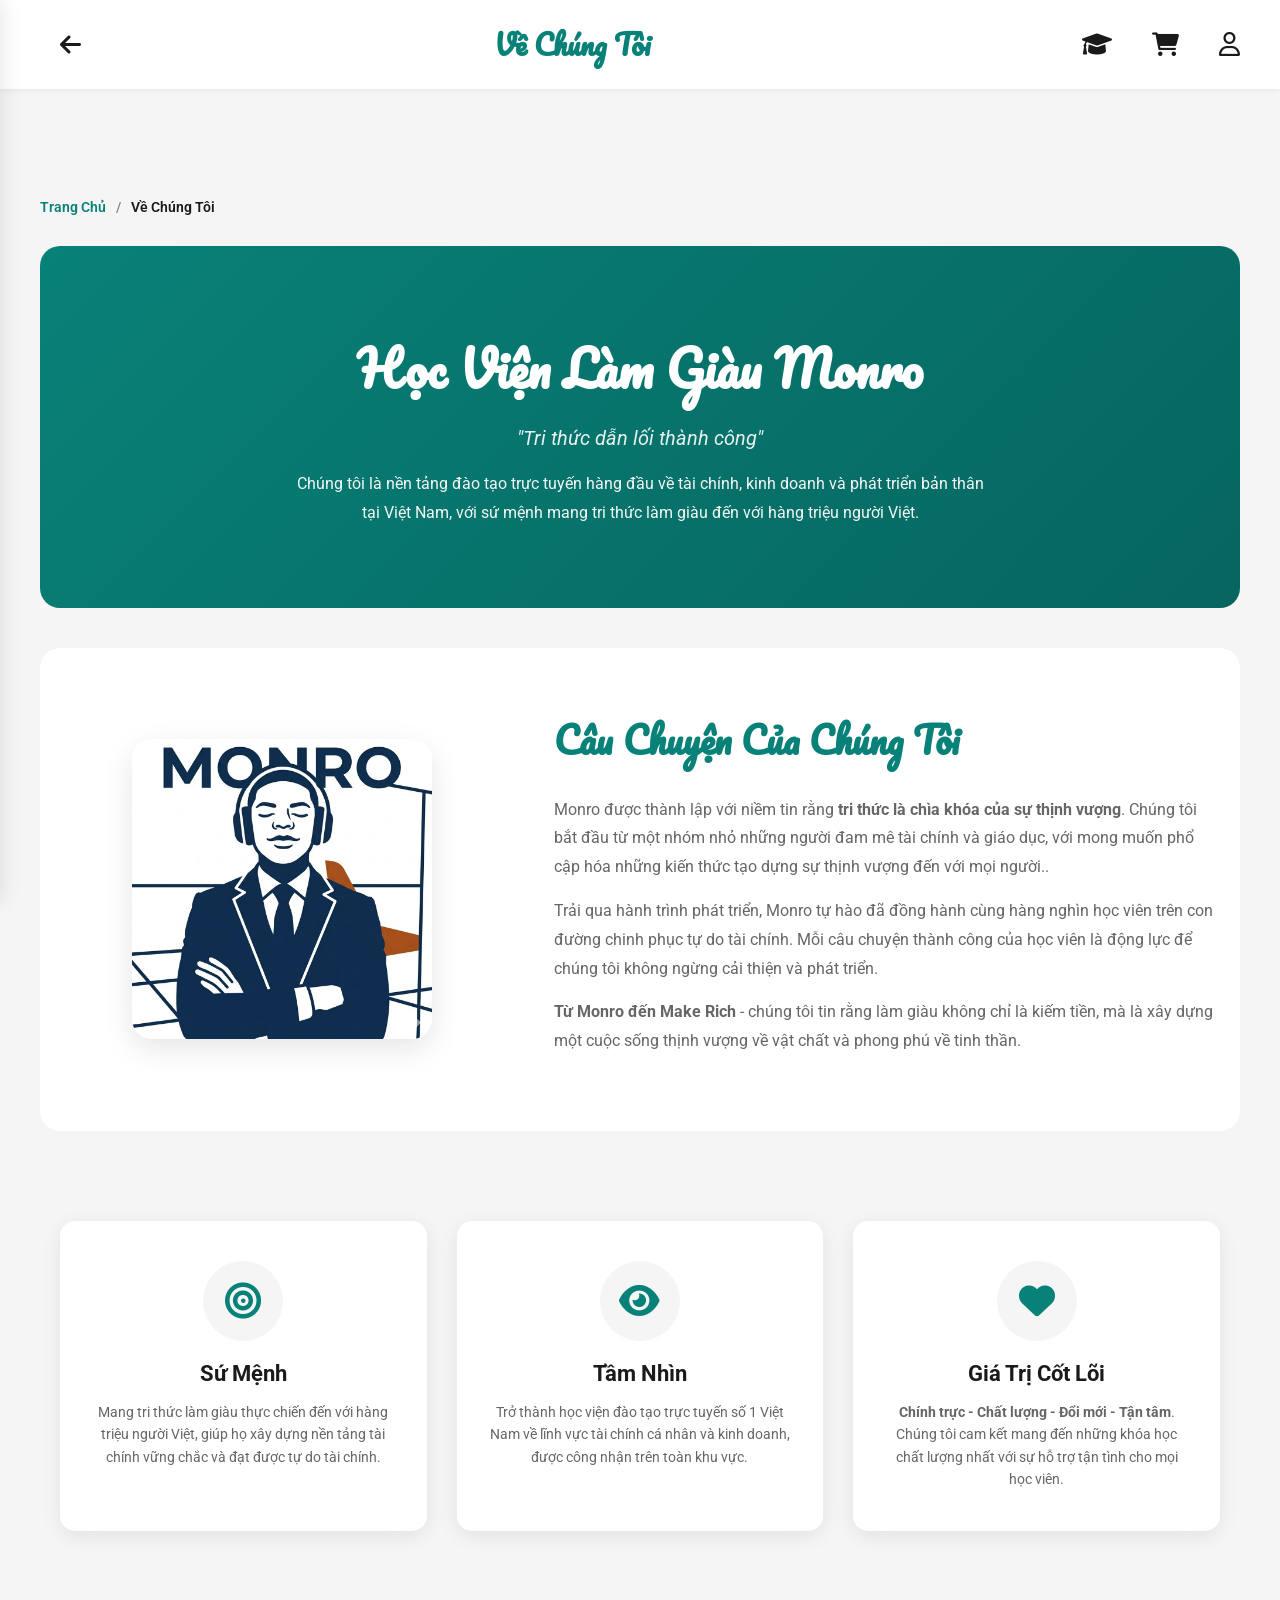
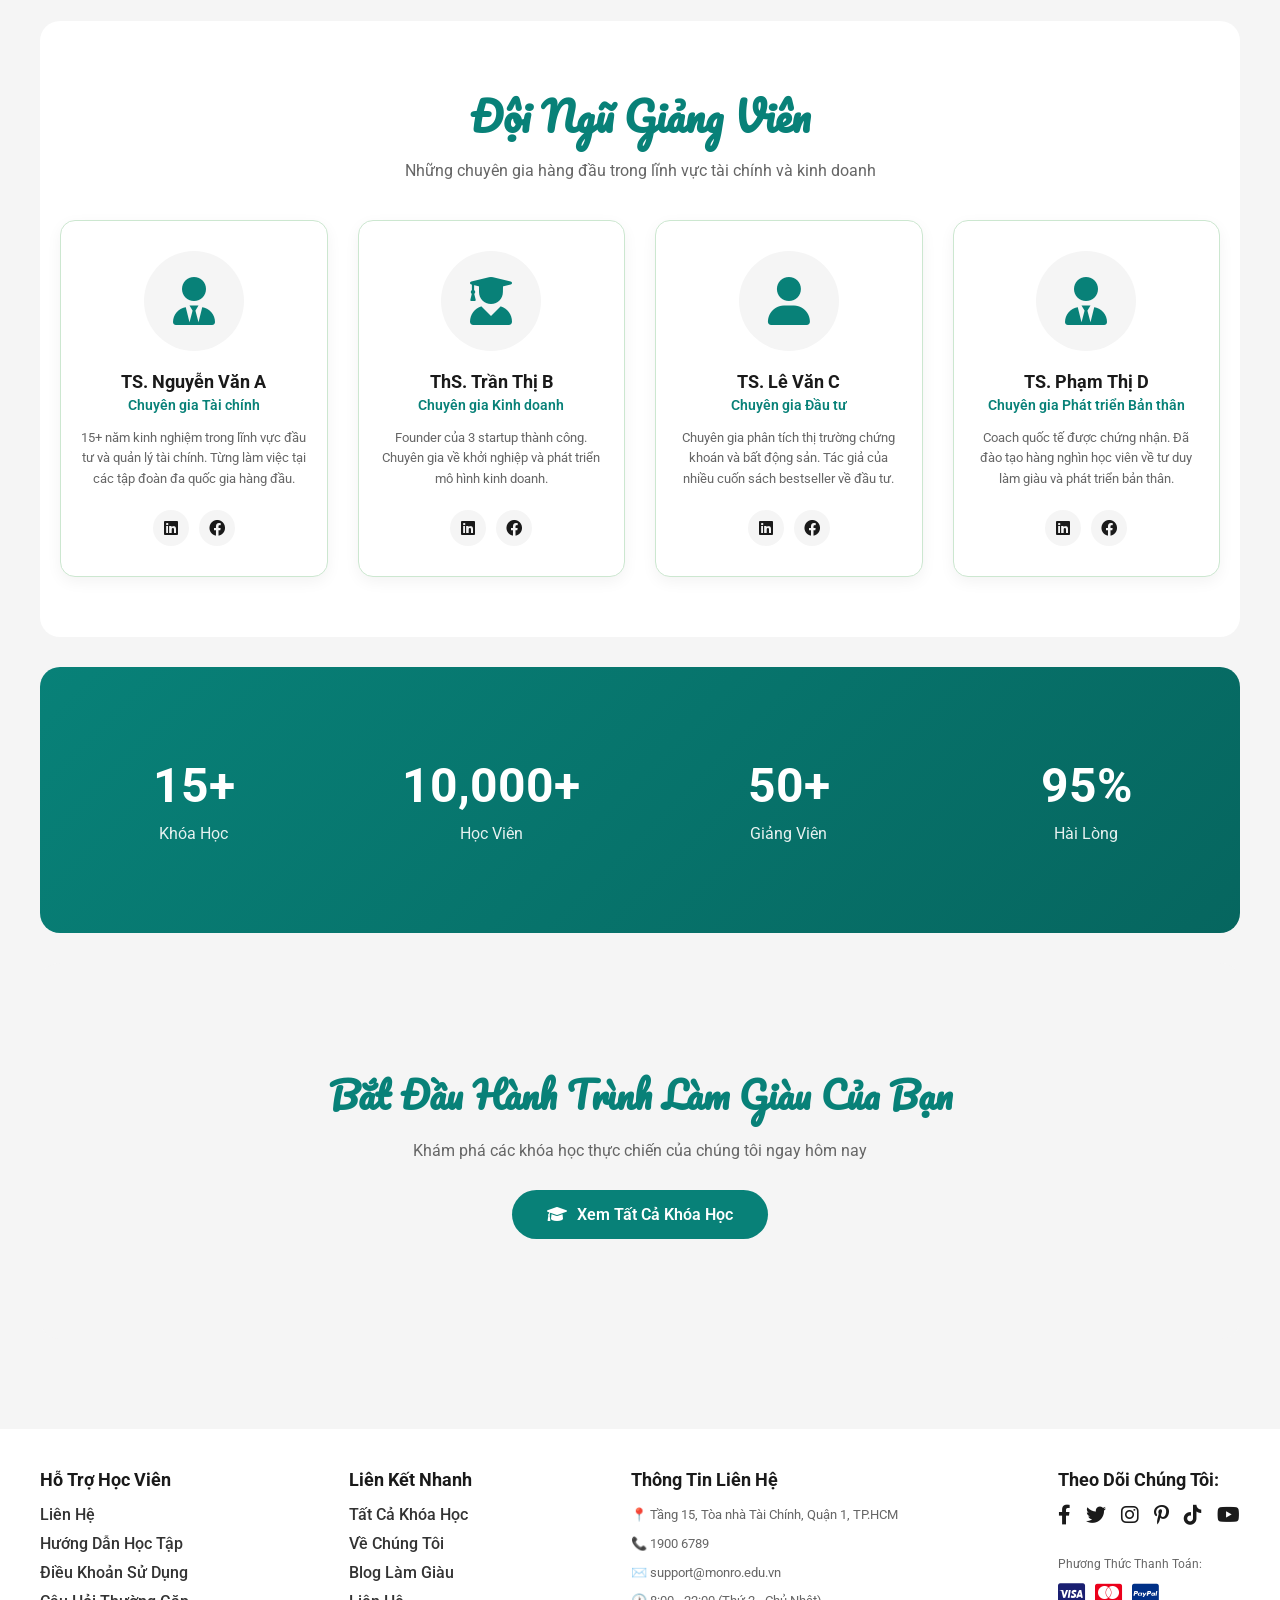
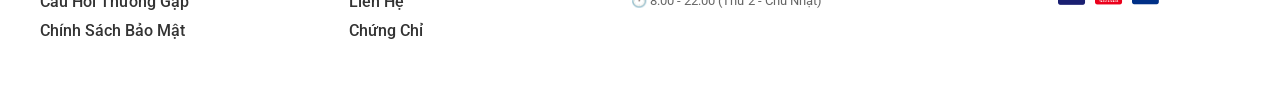
<file: about.html>
<!DOCTYPE html>
<html lang="vi">
<head>
    <meta charset="UTF-8">
    <meta name="viewport" content="width=device-width, initial-scale=1.0">
    <title>Về Chúng Tôi - Monro Học Viện Làm Giàu</title>
    <link rel="stylesheet" href="style.css">
    <link rel="stylesheet" href="https://cdnjs.cloudflare.com/ajax/libs/font-awesome/6.0.0/css/all.min.css">
    <link href="https://fonts.googleapis.com/css2?family=Pacifico&family=Spartan:wght@400;600;700&display=swap" rel="stylesheet">
</head>
<body>

    <!-- Header -->
    <header id="main-header">
        <div class="header-left">
            <a href="index.html"><i class="fa-solid fa-arrow-left"></i></a>
        </div>
        <div class="header-center">
            <h2>Về Chúng Tôi</h2>
        </div>
        <div class="header-right">
            <a href="shop.html"><i class="fa-solid fa-graduation-cap" title="Khóa Học"></i></a>
            <a href="cart.html" title="Cart">
                <i class="fa-solid fa-cart-shopping"></i>
                <span id="cart-count">0</span>
            </a>
            <a href="account.html"><i class="fa-regular fa-user"></i></a>
        </div>
    </header>

    <!-- Mobile Menu -->
    <div class="menu-overlay" id="menu-overlay"></div>
    <div class="mobile-menu" id="mobile-menu">
        <div class="mobile-menu-header">
            <h3>Monro</h3>
            <button class="close-menu" id="close-menu">
                <i class="fa-solid fa-times"></i>
            </button>
        </div>
        <nav class="mobile-menu-nav">
            <a href="index.html">
                <i class="fa-solid fa-house"></i>
                <span>Trang Chủ</span>
            </a>
            <a href="shop.html">
                <i class="fa-solid fa-graduation-cap"></i>
                <span>Khóa Học</span>
            </a>
            <a href="cart.html">
                <i class="fa-solid fa-cart-shopping"></i>
                <span>Giỏ Hàng</span>
            </a>
            <div class="menu-divider"></div>
            <a href="account.html">
                <i class="fa-solid fa-user"></i>
                <span>Tài Khoản</span>
            </a>
            <a href="#">
                <i class="fa-solid fa-book-open"></i>
                <span>Khóa Học Của Tôi</span>
            </a>
            <a href="#">
                <i class="fa-solid fa-certificate"></i>
                <span>Chứng Chỉ</span>
            </a>
            <div class="menu-divider"></div>
            <a href="#">
                <i class="fa-solid fa-circle-question"></i>
                <span>Trợ Giúp</span>
            </a>
        </nav>
        <div class="mobile-menu-footer">
            <p>© 2026 Monro. All rights reserved.</p>
            <div class="mobile-menu-social">
                <a href="#"><i class="fab fa-facebook-f"></i></a>
                <a href="#"><i class="fab fa-instagram"></i></a>
                <a href="#"><i class="fab fa-youtube"></i></a>
            </div>
        </div>
    </div>

    <!-- About Hero Section -->
    <main class="about-page">
        <nav class="breadcrumb">
            <a href="index.html">Trang Chủ</a> / <span>Về Chúng Tôi</span>
        </nav>

        <!-- Hero Section -->
        <section class="about-hero">
            <div class="about-hero-content">
                <h1>Học Viện Làm Giàu Monro</h1>
                <p class="hero-slogan">"Tri thức dẫn lối thành công"</p>
                <p class="hero-description">
                    Chúng tôi là nền tảng đào tạo trực tuyến hàng đầu về tài chính, kinh doanh 
                    và phát triển bản thân tại Việt Nam, với sứ mệnh mang tri thức làm giàu 
                    đến với hàng triệu người Việt.
                </p>
            </div>
        </section>

        <!-- Our Story Section -->
        <section class="about-section our-story">
            <div class="container">
                <div class="story-grid">
                    <div class="story-image">
                        <img src="src/logo/shop-logo.png" alt="Monro Logo">
                    </div>
                    <div class="story-content">
                        <h2>Câu Chuyện Của Chúng Tôi</h2>
                        <p>
                            Monro được thành lập với niềm tin rằng <strong>tri thức là chìa khóa của sự thịnh vượng</strong>. 
                            Chúng tôi bắt đầu từ một nhóm nhỏ những người đam mê tài chính và giáo dục, 
                            với mong muốn phổ cập hóa những kiến thức tạo dựng sự thịnh vượng đến với mọi người..
                        </p>
                        <p>
                            Trải qua hành trình phát triển, Monro tự hào đã đồng hành cùng hàng nghìn học viên 
                            trên con đường chinh phục tự do tài chính. Mỗi câu chuyện thành công của học viên 
                            là động lực để chúng tôi không ngừng cải thiện và phát triển.
                        </p>
                        <p>
                            <strong>Từ Monro đến Make Rich</strong> - chúng tôi tin rằng làm giàu không chỉ là 
                            kiếm tiền, mà là xây dựng một cuộc sống thịnh vượng về vật chất và phong phú về tinh thần.
                        </p>
                    </div>
                </div>
            </div>
        </section>

        <!-- Mission & Vision Section -->
        <section class="about-section mission-vision">
            <div class="container">
                <div class="mv-grid">
                    <div class="mv-card">
                        <div class="mv-icon">
                            <i class="fa-solid fa-bullseye"></i>
                        </div>
                        <h3>Sứ Mệnh</h3>
                        <p>
                            Mang tri thức làm giàu thực chiến đến với hàng triệu người Việt, 
                            giúp họ xây dựng nền tảng tài chính vững chắc và đạt được tự do tài chính.
                        </p>
                    </div>
                    <div class="mv-card">
                        <div class="mv-icon">
                            <i class="fa-solid fa-eye"></i>
                        </div>
                        <h3>Tầm Nhìn</h3>
                        <p>
                            Trở thành học viện đào tạo trực tuyến số 1 Việt Nam về lĩnh vực 
                            tài chính cá nhân và kinh doanh, được công nhận trên toàn khu vực.
                        </p>
                    </div>
                    <div class="mv-card">
                        <div class="mv-icon">
                            <i class="fa-solid fa-heart"></i>
                        </div>
                        <h3>Giá Trị Cốt Lõi</h3>
                        <p>
                            <strong>Chính trực - Chất lượng - Đổi mới - Tận tâm</strong>. 
                            Chúng tôi cam kết mang đến những khóa học chất lượng nhất với 
                            sự hỗ trợ tận tình cho mọi học viên.
                        </p>
                    </div>
                </div>
            </div>
        </section>

        <!-- Instructors Section -->
        <section class="about-section instructors">
            <div class="container">
                <h2 class="section-title-centered">Đội Ngũ Giảng Viên</h2>
                <p class="section-subtitle-centered">Những chuyên gia hàng đầu trong lĩnh vực tài chính và kinh doanh</p>
                
                <div class="instructors-grid">
                    <div class="instructor-card">
                        <div class="instructor-img">
                            <i class="fa-solid fa-user-tie"></i>
                        </div>
                        <h4>TS. Nguyễn Văn A</h4>
                        <p class="instructor-role">Chuyên gia Tài chính</p>
                        <p class="instructor-bio">
                            15+ năm kinh nghiệm trong lĩnh vực đầu tư và quản lý tài chính. 
                            Từng làm việc tại các tập đoàn đa quốc gia hàng đầu.
                        </p>
                        <div class="instructor-social">
                            <a href="#"><i class="fab fa-linkedin"></i></a>
                            <a href="#"><i class="fab fa-facebook"></i></a>
                        </div>
                    </div>

                    <div class="instructor-card">
                        <div class="instructor-img">
                            <i class="fa-solid fa-user-graduate"></i>
                        </div>
                        <h4>ThS. Trần Thị B</h4>
                        <p class="instructor-role">Chuyên gia Kinh doanh</p>
                        <p class="instructor-bio">
                            Founder của 3 startup thành công. Chuyên gia về khởi nghiệp 
                            và phát triển mô hình kinh doanh.
                        </p>
                        <div class="instructor-social">
                            <a href="#"><i class="fab fa-linkedin"></i></a>
                            <a href="#"><i class="fab fa-facebook"></i></a>
                        </div>
                    </div>

                    <div class="instructor-card">
                        <div class="instructor-img">
                            <i class="fa-solid fa-user"></i>
                        </div>
                        <h4>TS. Lê Văn C</h4>
                        <p class="instructor-role">Chuyên gia Đầu tư</p>
                        <p class="instructor-bio">
                            Chuyên gia phân tích thị trường chứng khoán và bất động sản. 
                            Tác giả của nhiều cuốn sách bestseller về đầu tư.
                        </p>
                        <div class="instructor-social">
                            <a href="#"><i class="fab fa-linkedin"></i></a>
                            <a href="#"><i class="fab fa-facebook"></i></a>
                        </div>
                    </div>

                    <div class="instructor-card">
                        <div class="instructor-img">
                            <i class="fa-solid fa-user-tie"></i>
                        </div>
                        <h4>TS. Phạm Thị D</h4>
                        <p class="instructor-role">Chuyên gia Phát triển Bản thân</p>
                        <p class="instructor-bio">
                            Coach quốc tế được chứng nhận. Đã đào tạo hàng nghìn học viên 
                            về tư duy làm giàu và phát triển bản thân.
                        </p>
                        <div class="instructor-social">
                            <a href="#"><i class="fab fa-linkedin"></i></a>
                            <a href="#"><i class="fab fa-facebook"></i></a>
                        </div>
                    </div>
                </div>
            </div>
        </section>

        <!-- Stats Section -->
        <section class="about-section stats">
            <div class="container">
                <div class="stats-grid">
                    <div class="stat-card">
                        <div class="stat-number">15+</div>
                        <div class="stat-label">Khóa Học</div>
                    </div>
                    <div class="stat-card">
                        <div class="stat-number">10,000+</div>
                        <div class="stat-label">Học Viên</div>
                    </div>
                    <div class="stat-card">
                        <div class="stat-number">50+</div>
                        <div class="stat-label">Giảng Viên</div>
                    </div>
                    <div class="stat-card">
                        <div class="stat-number">95%</div>
                        <div class="stat-label">Hài Lòng</div>
                    </div>
                </div>
            </div>
        </section>

        <!-- CTA Section -->
        <section class="about-section cta">
            <div class="container">
                <div class="cta-content">
                    <h2>Bắt Đầu Hành Trình Làm Giàu Của Bạn</h2>
                    <p>Khám phá các khóa học thực chiến của chúng tôi ngay hôm nay</p>
                    <a href="shop.html" class="cta-btn">
                        <i class="fa-solid fa-graduation-cap"></i>
                        Xem Tất Cả Khóa Học
                    </a>
                </div>
            </div>
        </section>
    </main>

    <!-- Footer -->
    <footer class="sketch-footer">
        <div class="col">
            <h4>Hỗ Trợ Học Viên</h4>
            <a href="mailto:support@monro.edu.vn">Liên Hệ</a>
            <a href="#">Hướng Dẫn Học Tập</a>
            <a href="#">Điều Khoản Sử Dụng</a>
            <a href="#">Câu Hỏi Thường Gặp</a>
            <a href="#">Chính Sách Bảo Mật</a>
        </div>
        <div class="col">
            <h4>Liên Kết Nhanh</h4>
            <a href="shop.html">Tất Cả Khóa Học</a>
            <a href="about.html">Về Chúng Tôi</a>
            <a href="blog.html">Blog Làm Giàu</a>
            <a href="contact.html">Liên Hệ</a>
            <a href="#">Chứng Chỉ</a>
        </div>
        <div class="col">
            <h4>Thông Tin Liên Hệ</h4>
            <p>📍 Tầng 15, Tòa nhà Tài Chính, Quận 1, TP.HCM</p>
            <p>📞 1900 6789</p>
            <p>✉️ support@monro.edu.vn</p>
            <p>🕐 8:00 - 22:00 (Thứ 2 - Chủ Nhật)</p>
        </div>
        <div class="col right">
            <h4>Theo Dõi Chúng Tôi:</h4>
            <div class="icons">
                <i class="fab fa-facebook-f"></i>
                <i class="fab fa-twitter"></i>
                <i class="fab fa-instagram"></i>
                <i class="fab fa-pinterest-p"></i>
                <i class="fab fa-tiktok"></i>
                <i class="fab fa-youtube"></i>
            </div>
            <div class="payment-methods">
                <p style="margin-top: 15px; font-size: 12px; color: #666;">Phương Thức Thanh Toán:</p>
                <div style="display: flex; gap: 10px; margin-top: 8px;">
                    <i class="fab fa-cc-visa" style="font-size: 24px; color: #1a1f71;"></i>
                    <i class="fab fa-cc-mastercard" style="font-size: 24px; color: #eb001b;"></i>
                    <i class="fab fa-cc-paypal" style="font-size: 24px; color: #003087;"></i>
                </div>
            </div>
        </div>
    </footer>

    <script src="script.js"></script>
</body>
</html>
</file>
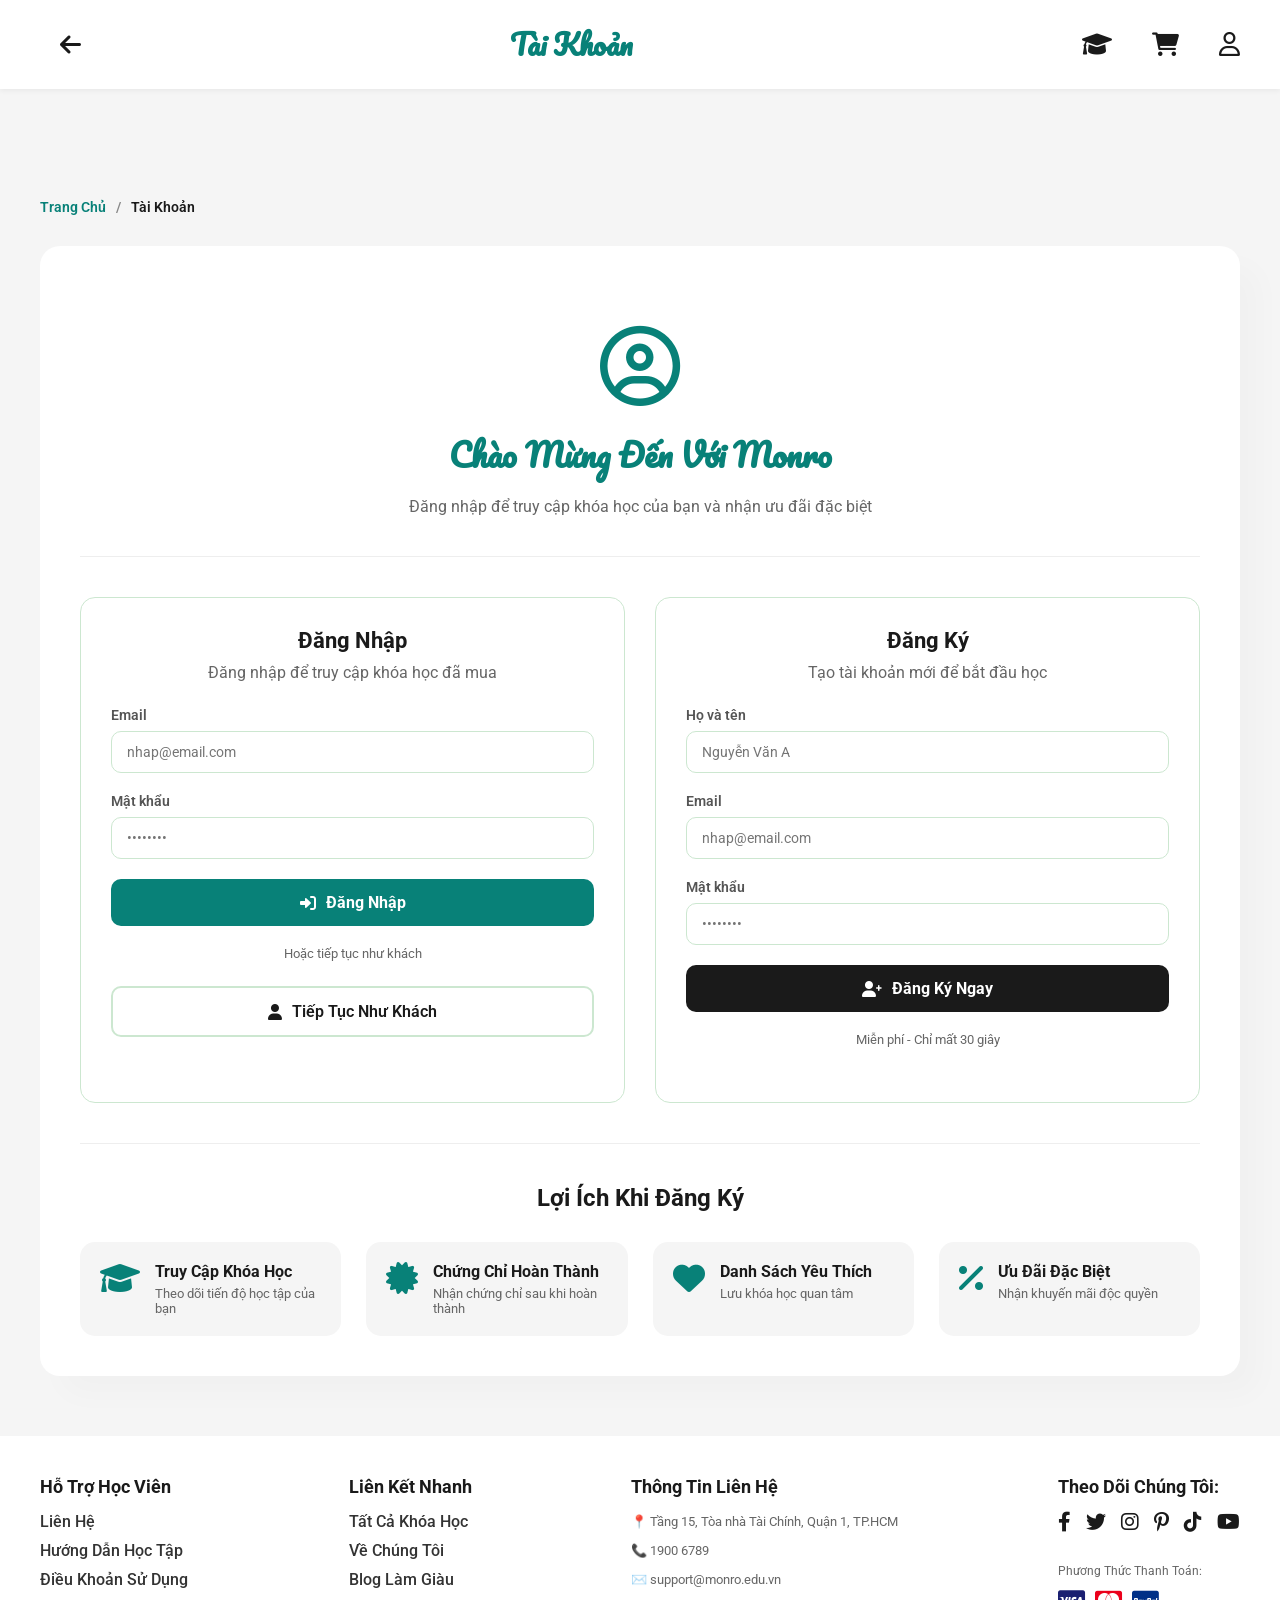
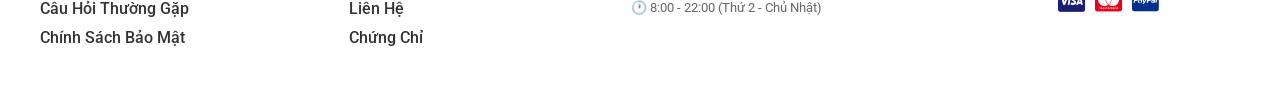
<file: account.html>
<!DOCTYPE html>
<html lang="vi">
<head>
    <meta charset="UTF-8">
    <meta name="viewport" content="width=device-width, initial-scale=1.0">
    <title>Tài Khoản - Monro</title>
    <link rel="stylesheet" href="style.css">
    <!-- FontAwesome cho Icon -->
    <link rel="stylesheet" href="https://cdnjs.cloudflare.com/ajax/libs/font-awesome/6.0.0/css/all.min.css">
    <!-- Font chữ viết tay cho Logo (tùy chọn) -->
    <link href="https://fonts.googleapis.com/css2?family=Pacifico&family=Spartan:wght@400;600;700&display=swap" rel="stylesheet">
</head>
<body>

    <!-- Header -->
    <header id="main-header">
        <div class="header-left">
            <a href="index.html"><i class="fa-solid fa-arrow-left"></i></a>
        </div>
        <div class="header-center">
            <h2>Tài Khoản</h2>
        </div>
        <div class="header-right">
            <a href="shop.html"><i class="fa-solid fa-graduation-cap" title="Khóa Học"></i></a>
            <a href="cart.html" title="Cart">
                <i class="fa-solid fa-cart-shopping"></i>
                <span id="cart-count">0</span>
            </a>
            <a href="account.html"><i class="fa-regular fa-user"></i></a>
        </div>
    </header>

    <!-- Account Content -->
    <main class="account-page">
        <nav class="breadcrumb">
            <a href="index.html">Trang Chủ</a> / <span>Tài Khoản</span>
        </nav>

        <div class="account-container">
            <!-- Guest Account View -->
            <div id="guest-view" class="account-guest">
                <div class="guest-header">
                    <i class="fa-regular fa-user-circle"></i>
                    <h1>Chào Mừng Đến Với Monro</h1>
                    <p>Đăng nhập để truy cập khóa học của bạn và nhận ưu đãi đặc biệt</p>
                </div>

                <div class="auth-options">
                    <div class="auth-card">
                        <h3>Đăng Nhập</h3>
                        <p>Đăng nhập để truy cập khóa học đã mua</p>
                        <form id="login-form">
                            <div class="form-group">
                                <label>Email</label>
                                <input type="email" id="login-email" placeholder="nhap@email.com" required>
                            </div>
                            <div class="form-group">
                                <label>Mật khẩu</label>
                                <input type="password" id="login-password" placeholder="••••••••" required>
                            </div>
                            <button type="submit" class="auth-btn login-btn">
                                <i class="fa-solid fa-right-to-bracket"></i>
                                Đăng Nhập
                            </button>
                        </form>
                        <p class="auth-note">Hoặc tiếp tục như khách</p>
                        <button class="guest-btn" onclick="continueAsGuest()">
                            <i class="fa-solid fa-user"></i>
                            Tiếp Tục Như Khách
                        </button>
                    </div>

                    <div class="auth-card">
                        <h3>Đăng Ký</h3>
                        <p>Tạo tài khoản mới để bắt đầu học</p>
                        <form id="register-form">
                            <div class="form-group">
                                <label>Họ và tên</label>
                                <input type="text" id="register-name" placeholder="Nguyễn Văn A" required>
                            </div>
                            <div class="form-group">
                                <label>Email</label>
                                <input type="email" id="register-email" placeholder="nhap@email.com" required>
                            </div>
                            <div class="form-group">
                                <label>Mật khẩu</label>
                                <input type="password" id="register-password" placeholder="••••••••" required>
                            </div>
                            <button type="submit" class="auth-btn register-btn">
                                <i class="fa-solid fa-user-plus"></i>
                                Đăng Ký Ngay
                            </button>
                        </form>
                        <p class="auth-note">Miễn phí - Chỉ mất 30 giây</p>
                    </div>
                </div>

                <div class="guest-benefits">
                    <h3>Lợi Ích Khi Đăng Ký</h3>
                    <div class="benefits-grid">
                        <div class="benefit-item">
                            <i class="fa-solid fa-graduation-cap"></i>
                            <div>
                                <h4>Truy Cập Khóa Học</h4>
                                <p>Theo dõi tiến độ học tập của bạn</p>
                            </div>
                        </div>
                        <div class="benefit-item">
                            <i class="fa-solid fa-certificate"></i>
                            <div>
                                <h4>Chứng Chỉ Hoàn Thành</h4>
                                <p>Nhận chứng chỉ sau khi hoàn thành</p>
                            </div>
                        </div>
                        <div class="benefit-item">
                            <i class="fa-solid fa-heart"></i>
                            <div>
                                <h4>Danh Sách Yêu Thích</h4>
                                <p>Lưu khóa học quan tâm</p>
                            </div>
                        </div>
                        <div class="benefit-item">
                            <i class="fa-solid fa-percent"></i>
                            <div>
                                <h4>Ưu Đãi Đặc Biệt</h4>
                                <p>Nhận khuyến mãi độc quyền</p>
                            </div>
                        </div>
                    </div>
                </div>
            </div>

            <!-- Logged In View (Hidden by default) -->
            <div id="logged-view" class="account-logged" style="display: none;">
                <div class="account-sidebar">
                    <div class="user-profile">
                        <div class="user-avatar">
                            <i class="fa-solid fa-user-circle"></i>
                        </div>
                        <h3 id="user-name-display">Khách</h3>
                        <p id="user-email-display">guest@monro.edu.vn</p>
                        <button class="logout-btn" onclick="logout()">
                            <i class="fa-solid fa-right-from-bracket"></i>
                            Đăng Xuất
                        </button>
                    </div>
                    <nav class="account-nav">
                        <a href="#my-courses" class="active">
                            <i class="fa-solid fa-book-open"></i>
                            Khóa Học Của Tôi
                        </a>
                        <a href="#wishlist">
                            <i class="fa-solid fa-heart"></i>
                            Khóa Học Yêu Thích
                        </a>
                        <a href="#certificates">
                            <i class="fa-solid fa-certificate"></i>
                            Chứng Chỉ
                        </a>
                        <a href="#order-history">
                            <i class="fa-solid fa-clock-rotate-left"></i>
                            Lịch Sử Đơn Hàng
                        </a>
                        <a href="#settings">
                            <i class="fa-solid fa-gear"></i>
                            Cài Đặt
                        </a>
                        <a href="#help">
                            <i class="fa-solid fa-circle-question"></i>
                            Trợ Giúp
                        </a>
                    </nav>
                </div>

                <div class="account-content">
                    <div class="content-section" id="my-courses">
                        <h2>Khóa Học Của Tôi</h2>
                        <div class="empty-state" id="no-courses">
                            <i class="fa-solid fa-graduation-cap"></i>
                            <h3>Chưa có khóa học nào</h3>
                            <p>Bạn chưa ghi danh khóa học nào. Khám phá ngay!</p>
                            <a href="shop.html" class="browse-courses-btn">
                                <i class="fa-solid fa-store"></i>
                                Xem Tất Cả Khóa Học
                            </a>
                        </div>
                        <div class="my-courses-grid" id="courses-grid" style="display: none;">
                            <!-- Courses will be loaded here dynamically -->
                        </div>
                    </div>

                    <div class="content-section" id="wishlist" style="display: none;">
                        <h2>Khóa Học Yêu Thích</h2>
                        <div class="wishlist-empty" id="wishlist-empty">
                            <i class="fa-regular fa-heart"></i>
                            <h3>Chưa có khóa học yêu thích</h3>
                            <p>Lưu các khóa học bạn quan tâm để xem sau</p>
                            <a href="shop.html" class="browse-courses-btn">
                                <i class="fa-solid fa-store"></i>
                                Xem Tất Cả Khóa Học
                            </a>
                        </div>
                        <div class="wishlist-grid" id="wishlist-grid" style="display: none;">
                            <!-- Wishlist items will be loaded here dynamically -->
                        </div>
                    </div>

                    <div class="content-section" id="certificates" style="display: none;">
                        <h2>Chứng Chỉ Của Tôi</h2>
                        <div class="empty-state">
                            <i class="fa-solid fa-certificate"></i>
                            <h3>Chưa có chứng chỉ</h3>
                            <p>Hoàn thành khóa học để nhận chứng chỉ</p>
                        </div>
                    </div>

                    <div class="content-section" id="order-history" style="display: none;">
                        <h2>Lịch Sử Đơn Hàng</h2>
                        <div class="empty-state">
                            <i class="fa-solid fa-clock-rotate-left"></i>
                            <h3>Chưa có đơn hàng</h3>
                            <p>Đơn hàng ghi danh sẽ hiển thị ở đây</p>
                        </div>
                    </div>

                    <div class="content-section" id="settings" style="display: none;">
                        <h2>Cài Đặt Tài Khoản</h2>
                        <form class="settings-form">
                            <div class="form-group">
                                <label>Họ và tên</label>
                                <input type="text" id="settings-name" value="Khách">
                            </div>
                            <div class="form-group">
                                <label>Email</label>
                                <input type="email" id="settings-email" value="guest@monro.edu.vn" disabled>
                            </div>
                            <button type="button" class="save-btn" onclick="saveSettings()">
                                <i class="fa-solid fa-check"></i>
                                Lưu Thay Đổi
                            </button>
                        </form>
                    </div>

                    <div class="content-section" id="help" style="display: none;">
                        <h2>Trợ Giúp</h2>
                        <div class="help-grid">
                            <div class="help-item">
                                <i class="fa-solid fa-envelope"></i>
                                <h4>Email Support</h4>
                                <p>support@monro.edu.vn</p>
                            </div>
                            <div class="help-item">
                                <i class="fa-solid fa-phone"></i>
                                <h4>Hotline</h4>
                                <p>1900 6789</p>
                            </div>
                            <div class="help-item">
                                <i class="fa-solid fa-comments"></i>
                                <h4>Live Chat</h4>
                                <p>Hỗ trợ 24/7</p>
                            </div>
                            <div class="help-item">
                                <i class="fa-solid fa-circle-question"></i>
                                <h4>FAQ</h4>
                                <p>Câu hỏi thường gặp</p>
                            </div>
                        </div>
                    </div>
                </div>
            </div>
        </div>
    </main>

    <!-- Footer -->
    <footer class="sketch-footer">
        <div class="col">
            <h4>Hỗ Trợ Học Viên</h4>
            <a href="mailto:support@monro.edu.vn">Liên Hệ</a>
            <a href="#">Hướng Dẫn Học Tập</a>
            <a href="#">Điều Khoản Sử Dụng</a>
            <a href="#">Câu Hỏi Thường Gặp</a>
            <a href="#">Chính Sách Bảo Mật</a>
        </div>
        <div class="col">
            <h4>Liên Kết Nhanh</h4>
            <a href="shop.html">Tất Cả Khóa Học</a>
            <a href="about.html">Về Chúng Tôi</a>
            <a href="blog.html">Blog Làm Giàu</a>
            <a href="contact.html">Liên Hệ</a>
            <a href="#">Chứng Chỉ</a>
        </div>
        <div class="col">
            <h4>Thông Tin Liên Hệ</h4>
            <p>📍 Tầng 15, Tòa nhà Tài Chính, Quận 1, TP.HCM</p>
            <p>📞 1900 6789</p>
            <p>✉️ support@monro.edu.vn</p>
            <p>🕐 8:00 - 22:00 (Thứ 2 - Chủ Nhật)</p>
        </div>
        <div class="col right">
            <h4>Theo Dõi Chúng Tôi:</h4>
            <div class="icons">
                <i class="fab fa-facebook-f"></i>
                <i class="fab fa-twitter"></i>
                <i class="fab fa-instagram"></i>
                <i class="fab fa-pinterest-p"></i>
                <i class="fab fa-tiktok"></i>
                <i class="fab fa-youtube"></i>
            </div>
            <div class="payment-methods">
                <p style="margin-top: 15px; font-size: 12px; color: #666;">Phương Thức Thanh Toán:</p>
                <div style="display: flex; gap: 10px; margin-top: 8px;">
                    <i class="fab fa-cc-visa" style="font-size: 24px; color: #1a1f71;"></i>
                    <i class="fab fa-cc-mastercard" style="font-size: 24px; color: #eb001b;"></i>
                    <i class="fab fa-cc-paypal" style="font-size: 24px; color: #003087;"></i>
                </div>
            </div>
        </div>
    </footer>

    <script src="script.js"></script>
</body>
</html>
</file>
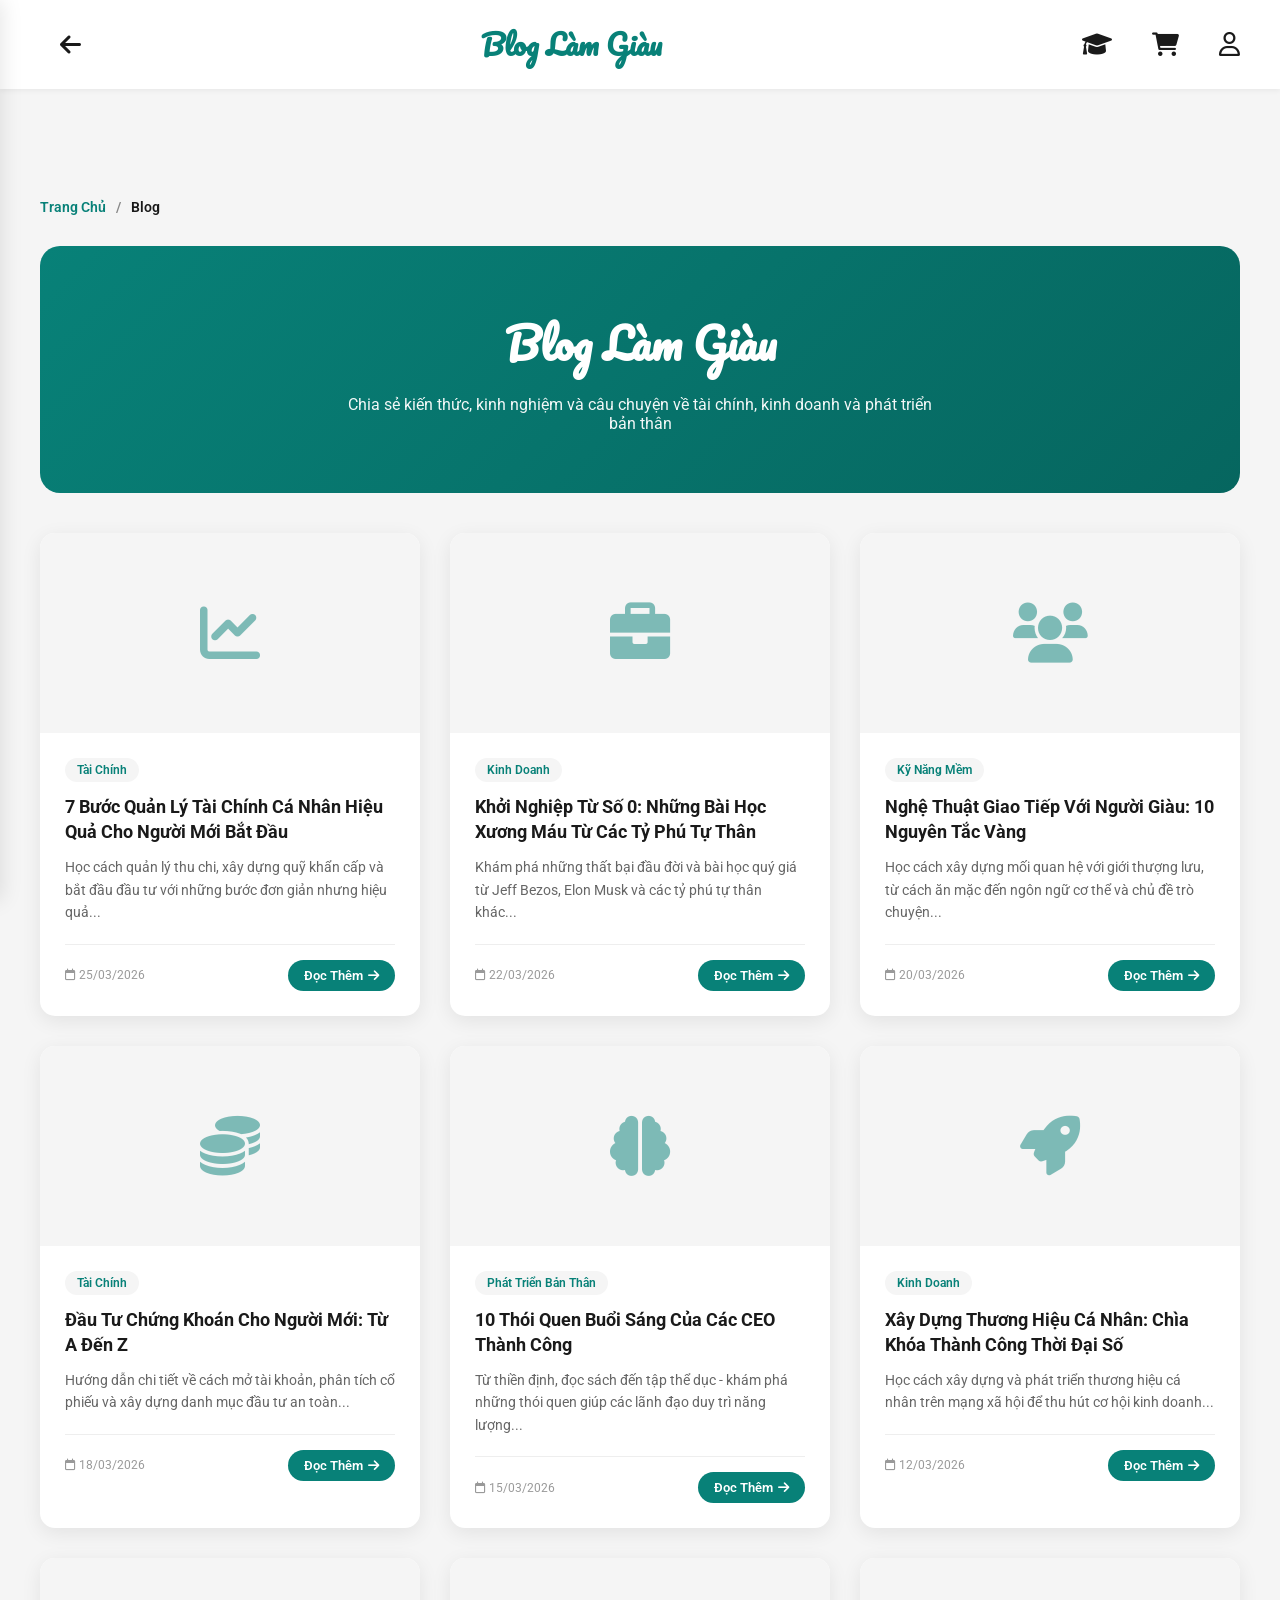
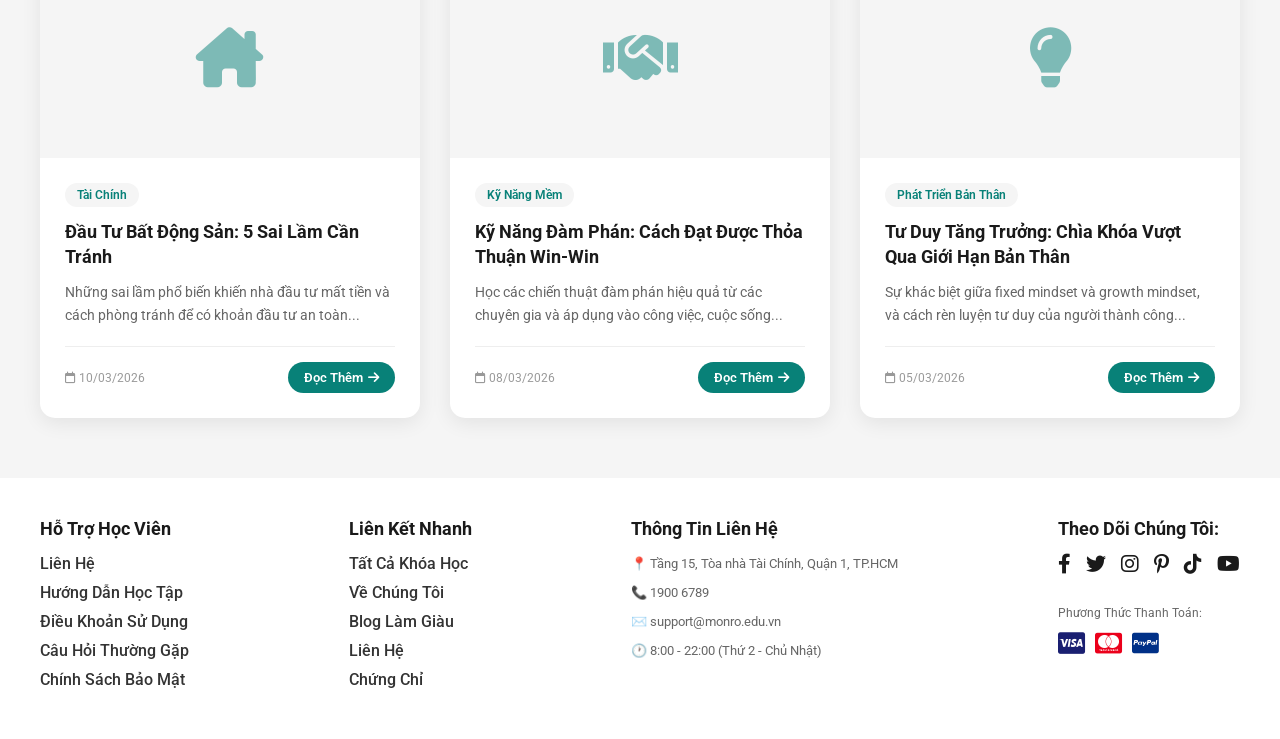
<file: blog.html>
<!DOCTYPE html>
<html lang="vi">
<head>
    <meta charset="UTF-8">
    <meta name="viewport" content="width=device-width, initial-scale=1.0">
    <title>Blog - Monro Học Viện Làm Giàu</title>
    <link rel="stylesheet" href="style.css">
    <link rel="stylesheet" href="https://cdnjs.cloudflare.com/ajax/libs/font-awesome/6.0.0/css/all.min.css">
    <link href="https://fonts.googleapis.com/css2?family=Pacifico&family=Spartan:wght@400;600;700&display=swap" rel="stylesheet">
</head>
<body>

    <!-- Header -->
    <header id="main-header">
        <div class="header-left">
            <a href="index.html"><i class="fa-solid fa-arrow-left"></i></a>
        </div>
        <div class="header-center">
            <h2>Blog Làm Giàu</h2>
        </div>
        <div class="header-right">
            <a href="shop.html"><i class="fa-solid fa-graduation-cap" title="Khóa Học"></i></a>
            <a href="cart.html" title="Cart">
                <i class="fa-solid fa-cart-shopping"></i>
                <span id="cart-count">0</span>
            </a>
            <a href="account.html"><i class="fa-regular fa-user"></i></a>
        </div>
    </header>

    <!-- Mobile Menu -->
    <div class="menu-overlay" id="menu-overlay"></div>
    <div class="mobile-menu" id="mobile-menu">
        <div class="mobile-menu-header">
            <h3>Monro</h3>
            <button class="close-menu" id="close-menu">
                <i class="fa-solid fa-times"></i>
            </button>
        </div>
        <nav class="mobile-menu-nav">
            <a href="index.html">
                <i class="fa-solid fa-house"></i>
                <span>Trang Chủ</span>
            </a>
            <a href="shop.html">
                <i class="fa-solid fa-graduation-cap"></i>
                <span>Khóa Học</span>
            </a>
            <a href="cart.html">
                <i class="fa-solid fa-cart-shopping"></i>
                <span>Giỏ Hàng</span>
            </a>
            <div class="menu-divider"></div>
            <a href="account.html">
                <i class="fa-solid fa-user"></i>
                <span>Tài Khoản</span>
            </a>
            <a href="#">
                <i class="fa-solid fa-book-open"></i>
                <span>Khóa Học Của Tôi</span>
            </a>
            <a href="#">
                <i class="fa-solid fa-certificate"></i>
                <span>Chứng Chỉ</span>
            </a>
            <div class="menu-divider"></div>
            <a href="#">
                <i class="fa-solid fa-circle-question"></i>
                <span>Trợ Giúp</span>
            </a>
        </nav>
        <div class="mobile-menu-footer">
            <p>© 2026 Monro. All rights reserved.</p>
            <div class="mobile-menu-social">
                <a href="#"><i class="fab fa-facebook-f"></i></a>
                <a href="#"><i class="fab fa-instagram"></i></a>
                <a href="#"><i class="fab fa-youtube"></i></a>
            </div>
        </div>
    </div>

    <!-- Blog Content -->
    <main class="blog-page">
        <nav class="breadcrumb">
            <a href="index.html">Trang Chủ</a> / <span>Blog</span>
        </nav>

        <!-- Blog Hero -->
        <section class="blog-hero">
            <h1>Blog Làm Giàu</h1>
            <p>Chia sẻ kiến thức, kinh nghiệm và câu chuyện về tài chính, kinh doanh và phát triển bản thân</p>
        </section>

        <!-- Blog Grid -->
        <section class="blog-grid">
            <!-- Article 1 - Finance -->
            <article class="blog-card">
                <div class="blog-card-img">
                    <i class="fa-solid fa-chart-line"></i>
                </div>
                <div class="blog-card-content">
                    <span class="blog-card-category">Tài Chính</span>
                    <h3>7 Bước Quản Lý Tài Chính Cá Nhân Hiệu Quả Cho Người Mới Bắt Đầu</h3>
                    <p class="blog-card-excerpt">
                        Học cách quản lý thu chi, xây dựng quỹ khẩn cấp và bắt đầu đầu tư với những bước đơn giản nhưng hiệu quả...
                    </p>
                    <div class="blog-card-footer">
                        <span class="blog-date"><i class="fa-regular fa-calendar"></i> 25/03/2026</span>
                        <a href="#" class="read-more-btn">Đọc Thêm <i class="fa-solid fa-arrow-right"></i></a>
                    </div>
                </div>
            </article>

            <!-- Article 2 - Business -->
            <article class="blog-card">
                <div class="blog-card-img">
                    <i class="fa-solid fa-briefcase"></i>
                </div>
                <div class="blog-card-content">
                    <span class="blog-card-category">Kinh Doanh</span>
                    <h3>Khởi Nghiệp Từ Số 0: Những Bài Học Xương Máu Từ Các Tỷ Phú Tự Thân</h3>
                    <p class="blog-card-excerpt">
                        Khám phá những thất bại đầu đời và bài học quý giá từ Jeff Bezos, Elon Musk và các tỷ phú tự thân khác...
                    </p>
                    <div class="blog-card-footer">
                        <span class="blog-date"><i class="fa-regular fa-calendar"></i> 22/03/2026</span>
                        <a href="#" class="read-more-btn">Đọc Thêm <i class="fa-solid fa-arrow-right"></i></a>
                    </div>
                </div>
            </article>

            <!-- Article 3 - Soft Skills -->
            <article class="blog-card">
                <div class="blog-card-img">
                    <i class="fa-solid fa-users"></i>
                </div>
                <div class="blog-card-content">
                    <span class="blog-card-category">Kỹ Năng Mềm</span>
                    <h3>Nghệ Thuật Giao Tiếp Với Người Giàu: 10 Nguyên Tắc Vàng</h3>
                    <p class="blog-card-excerpt">
                        Học cách xây dựng mối quan hệ với giới thượng lưu, từ cách ăn mặc đến ngôn ngữ cơ thể và chủ đề trò chuyện...
                    </p>
                    <div class="blog-card-footer">
                        <span class="blog-date"><i class="fa-regular fa-calendar"></i> 20/03/2026</span>
                        <a href="#" class="read-more-btn">Đọc Thêm <i class="fa-solid fa-arrow-right"></i></a>
                    </div>
                </div>
            </article>

            <!-- Article 4 - Finance -->
            <article class="blog-card">
                <div class="blog-card-img">
                    <i class="fa-solid fa-coins"></i>
                </div>
                <div class="blog-card-content">
                    <span class="blog-card-category">Tài Chính</span>
                    <h3>Đầu Tư Chứng Khoán Cho Người Mới: Từ A Đến Z</h3>
                    <p class="blog-card-excerpt">
                        Hướng dẫn chi tiết về cách mở tài khoản, phân tích cổ phiếu và xây dựng danh mục đầu tư an toàn...
                    </p>
                    <div class="blog-card-footer">
                        <span class="blog-date"><i class="fa-regular fa-calendar"></i> 18/03/2026</span>
                        <a href="#" class="read-more-btn">Đọc Thêm <i class="fa-solid fa-arrow-right"></i></a>
                    </div>
                </div>
            </article>

            <!-- Article 5 - Personal Development -->
            <article class="blog-card">
                <div class="blog-card-img">
                    <i class="fa-solid fa-brain"></i>
                </div>
                <div class="blog-card-content">
                    <span class="blog-card-category">Phát Triển Bản Thân</span>
                    <h3>10 Thói Quen Buổi Sáng Của Các CEO Thành Công</h3>
                    <p class="blog-card-excerpt">
                        Từ thiền định, đọc sách đến tập thể dục - khám phá những thói quen giúp các lãnh đạo duy trì năng lượng...
                    </p>
                    <div class="blog-card-footer">
                        <span class="blog-date"><i class="fa-regular fa-calendar"></i> 15/03/2026</span>
                        <a href="#" class="read-more-btn">Đọc Thêm <i class="fa-solid fa-arrow-right"></i></a>
                    </div>
                </div>
            </article>

            <!-- Article 6 - Business -->
            <article class="blog-card">
                <div class="blog-card-img">
                    <i class="fa-solid fa-rocket"></i>
                </div>
                <div class="blog-card-content">
                    <span class="blog-card-category">Kinh Doanh</span>
                    <h3>Xây Dựng Thương Hiệu Cá Nhân: Chìa Khóa Thành Công Thời Đại Số</h3>
                    <p class="blog-card-excerpt">
                        Học cách xây dựng và phát triển thương hiệu cá nhân trên mạng xã hội để thu hút cơ hội kinh doanh...
                    </p>
                    <div class="blog-card-footer">
                        <span class="blog-date"><i class="fa-regular fa-calendar"></i> 12/03/2026</span>
                        <a href="#" class="read-more-btn">Đọc Thêm <i class="fa-solid fa-arrow-right"></i></a>
                    </div>
                </div>
            </article>

            <!-- Article 7 - Finance -->
            <article class="blog-card">
                <div class="blog-card-img">
                    <i class="fa-solid fa-house-chimney"></i>
                </div>
                <div class="blog-card-content">
                    <span class="blog-card-category">Tài Chính</span>
                    <h3>Đầu Tư Bất Động Sản: 5 Sai Lầm Cần Tránh</h3>
                    <p class="blog-card-excerpt">
                        Những sai lầm phổ biến khiến nhà đầu tư mất tiền và cách phòng tránh để có khoản đầu tư an toàn...
                    </p>
                    <div class="blog-card-footer">
                        <span class="blog-date"><i class="fa-regular fa-calendar"></i> 10/03/2026</span>
                        <a href="#" class="read-more-btn">Đọc Thêm <i class="fa-solid fa-arrow-right"></i></a>
                    </div>
                </div>
            </article>

            <!-- Article 8 - Soft Skills -->
            <article class="blog-card">
                <div class="blog-card-img">
                    <i class="fa-solid fa-handshake"></i>
                </div>
                <div class="blog-card-content">
                    <span class="blog-card-category">Kỹ Năng Mềm</span>
                    <h3>Kỹ Năng Đàm Phán: Cách Đạt Được Thỏa Thuận Win-Win</h3>
                    <p class="blog-card-excerpt">
                        Học các chiến thuật đàm phán hiệu quả từ các chuyên gia và áp dụng vào công việc, cuộc sống...
                    </p>
                    <div class="blog-card-footer">
                        <span class="blog-date"><i class="fa-regular fa-calendar"></i> 08/03/2026</span>
                        <a href="#" class="read-more-btn">Đọc Thêm <i class="fa-solid fa-arrow-right"></i></a>
                    </div>
                </div>
            </article>

            <!-- Article 9 - Personal Development -->
            <article class="blog-card">
                <div class="blog-card-img">
                    <i class="fa-solid fa-lightbulb"></i>
                </div>
                <div class="blog-card-content">
                    <span class="blog-card-category">Phát Triển Bản Thân</span>
                    <h3>Tư Duy Tăng Trưởng: Chìa Khóa Vượt Qua Giới Hạn Bản Thân</h3>
                    <p class="blog-card-excerpt">
                        Sự khác biệt giữa fixed mindset và growth mindset, và cách rèn luyện tư duy của người thành công...
                    </p>
                    <div class="blog-card-footer">
                        <span class="blog-date"><i class="fa-regular fa-calendar"></i> 05/03/2026</span>
                        <a href="#" class="read-more-btn">Đọc Thêm <i class="fa-solid fa-arrow-right"></i></a>
                    </div>
                </div>
            </article>
        </section>
    </main>

    <!-- Footer -->
    <footer class="sketch-footer">
        <div class="col">
            <h4>Hỗ Trợ Học Viên</h4>
            <a href="mailto:support@monro.edu.vn">Liên Hệ</a>
            <a href="#">Hướng Dẫn Học Tập</a>
            <a href="#">Điều Khoản Sử Dụng</a>
            <a href="#">Câu Hỏi Thường Gặp</a>
            <a href="#">Chính Sách Bảo Mật</a>
        </div>
        <div class="col">
            <h4>Liên Kết Nhanh</h4>
            <a href="shop.html">Tất Cả Khóa Học</a>
            <a href="about.html">Về Chúng Tôi</a>
            <a href="blog.html">Blog Làm Giàu</a>
            <a href="contact.html">Liên Hệ</a>
            <a href="#">Chứng Chỉ</a>
        </div>
        <div class="col">
            <h4>Thông Tin Liên Hệ</h4>
            <p>📍 Tầng 15, Tòa nhà Tài Chính, Quận 1, TP.HCM</p>
            <p>📞 1900 6789</p>
            <p>✉️ support@monro.edu.vn</p>
            <p>🕐 8:00 - 22:00 (Thứ 2 - Chủ Nhật)</p>
        </div>
        <div class="col right">
            <h4>Theo Dõi Chúng Tôi:</h4>
            <div class="icons">
                <i class="fab fa-facebook-f"></i>
                <i class="fab fa-twitter"></i>
                <i class="fab fa-instagram"></i>
                <i class="fab fa-pinterest-p"></i>
                <i class="fab fa-tiktok"></i>
                <i class="fab fa-youtube"></i>
            </div>
            <div class="payment-methods">
                <p style="margin-top: 15px; font-size: 12px; color: #666;">Phương Thức Thanh Toán:</p>
                <div style="display: flex; gap: 10px; margin-top: 8px;">
                    <i class="fab fa-cc-visa" style="font-size: 24px; color: #1a1f71;"></i>
                    <i class="fab fa-cc-mastercard" style="font-size: 24px; color: #eb001b;"></i>
                    <i class="fab fa-cc-paypal" style="font-size: 24px; color: #003087;"></i>
                </div>
            </div>
        </div>
    </footer>

    <script src="script.js"></script>
</body>
</html>
</file>
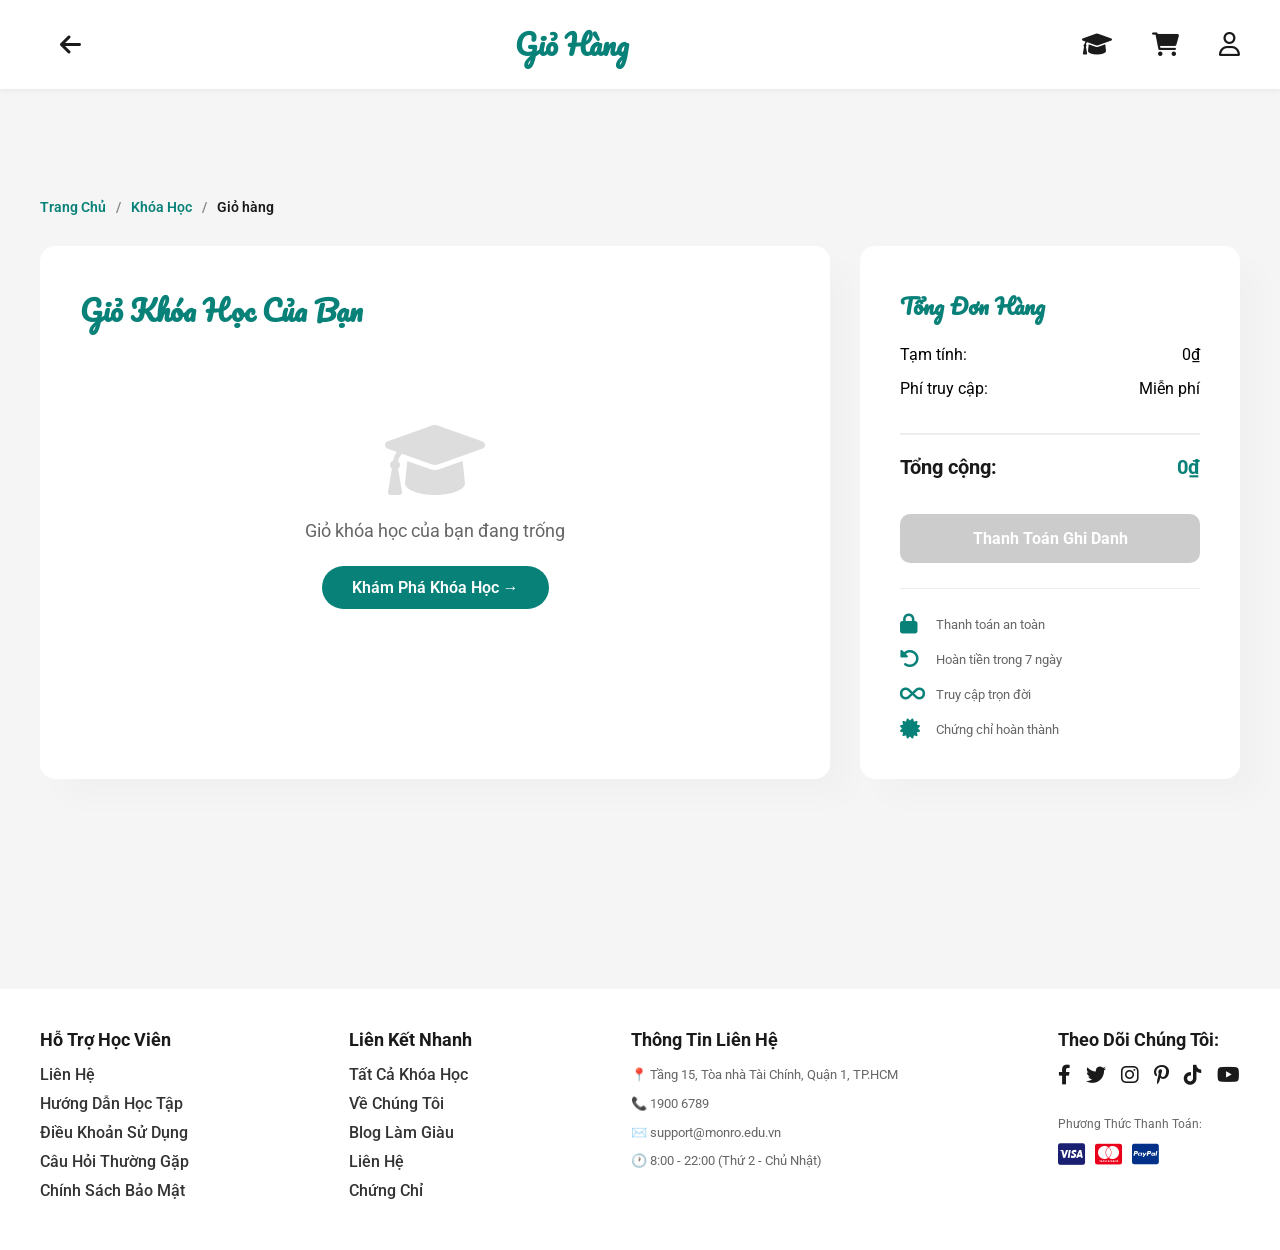
<file: cart.html>
<!DOCTYPE html>
<html lang="vi">
<head>
    <meta charset="UTF-8">
    <meta name="viewport" content="width=device-width, initial-scale=1.0">
    <title>Giỏ Hàng - Monro</title>
    <link rel="stylesheet" href="style.css">
    <!-- FontAwesome cho Icon -->
    <link rel="stylesheet" href="https://cdnjs.cloudflare.com/ajax/libs/font-awesome/6.0.0/css/all.min.css">
    <!-- Font chữ viết tay cho Logo (tùy chọn) -->
    <link href="https://fonts.googleapis.com/css2?family=Pacifico&family=Spartan:wght@400;600;700&display=swap" rel="stylesheet">
</head>
<body>

    <!-- Header -->
    <header id="main-header">
        <div class="header-left">
            <a href="index.html"><i class="fa-solid fa-arrow-left"></i></a>
        </div>
        <div class="header-center">
            <h2>Giỏ Hàng</h2>
        </div>
        <div class="header-right">
            <a href="shop.html"><i class="fa-solid fa-graduation-cap" title="Khóa Học"></i></a>
            <a href="cart.html"><i class="fa-solid fa-cart-shopping"></i></a>
            <a href="account.html"><i class="fa-regular fa-user"></i></a>
        </div>
    </header>

    <!-- Cart Content -->
    <main class="cart-page">
        <nav class="breadcrumb">
            <a href="index.html">Trang Chủ</a> / <a href="shop.html">Khóa Học</a> / <span>Giỏ hàng</span>
        </nav>

        <div class="cart-container">
            <!-- Cart Items Section -->
            <div class="cart-items-section">
                <h2>Giỏ Khóa Học Của Bạn</h2>
                <div id="cart-items">
                    <!-- Cart items will be dynamically loaded here -->
                </div>
                <div id="empty-cart-message" class="empty-cart">
                    <i class="fa-solid fa-graduation-cap"></i>
                    <p>Giỏ khóa học của bạn đang trống</p>
                    <a href="shop.html" class="continue-shopping">Khám Phá Khóa Học →</a>
                </div>
            </div>

            <!-- Cart Summary Section -->
            <div class="cart-summary-section">
                <div class="cart-summary">
                    <h3>Tổng Đơn Hàng</h3>
                    <div class="summary-row">
                        <span>Tạm tính:</span>
                        <span id="subtotal">0₫</span>
                    </div>
                    <div class="summary-row">
                        <span>Phí truy cập:</span>
                        <span id="shipping">Miễn phí</span>
                    </div>
                    <hr>
                    <div class="summary-row total">
                        <span>Tổng cộng:</span>
                        <span id="total">0₫</span>
                    </div>
                    <button class="checkout-btn" id="checkout-btn" disabled>
                        Thanh Toán Ghi Danh
                    </button>
                    <div class="trust-badges">
                        <div class="badge">
                            <i class="fa-solid fa-lock"></i>
                            <span>Thanh toán an toàn</span>
                        </div>
                        <div class="badge">
                            <i class="fa-solid fa-rotate-left"></i>
                            <span>Hoàn tiền trong 7 ngày</span>
                        </div>
                        <div class="badge">
                            <i class="fa-solid fa-infinity"></i>
                            <span>Truy cập trọn đời</span>
                        </div>
                        <div class="badge">
                            <i class="fa-solid fa-certificate"></i>
                            <span>Chứng chỉ hoàn thành</span>
                        </div>
                    </div>
                </div>
            </div>
        </div>
    </main>

    <!-- Footer -->
    <footer class="sketch-footer">
        <div class="col">
            <h4>Hỗ Trợ Học Viên</h4>
            <a href="mailto:support@monro.edu.vn">Liên Hệ</a>
            <a href="#">Hướng Dẫn Học Tập</a>
            <a href="#">Điều Khoản Sử Dụng</a>
            <a href="#">Câu Hỏi Thường Gặp</a>
            <a href="#">Chính Sách Bảo Mật</a>
        </div>
        <div class="col">
            <h4>Liên Kết Nhanh</h4>
            <a href="shop.html">Tất Cả Khóa Học</a>
            <a href="about.html">Về Chúng Tôi</a>
            <a href="blog.html">Blog Làm Giàu</a>
            <a href="contact.html">Liên Hệ</a>
            <a href="#">Chứng Chỉ</a>
        </div>
        <div class="col">
            <h4>Thông Tin Liên Hệ</h4>
            <p>📍 Tầng 15, Tòa nhà Tài Chính, Quận 1, TP.HCM</p>
            <p>📞 1900 6789</p>
            <p>✉️ support@monro.edu.vn</p>
            <p>🕐 8:00 - 22:00 (Thứ 2 - Chủ Nhật)</p>
        </div>
        <div class="col right">
            <h4>Theo Dõi Chúng Tôi:</h4>
            <div class="icons">
                <i class="fab fa-facebook-f"></i>
                <i class="fab fa-twitter"></i>
                <i class="fab fa-instagram"></i>
                <i class="fab fa-pinterest-p"></i>
                <i class="fab fa-tiktok"></i>
                <i class="fab fa-youtube"></i>
            </div>
            <div class="payment-methods">
                <p style="margin-top: 15px; font-size: 12px; color: #666;">Phương Thức Thanh Toán:</p>
                <div style="display: flex; gap: 10px; margin-top: 8px;">
                    <i class="fab fa-cc-visa" style="font-size: 24px; color: #1a1f71;"></i>
                    <i class="fab fa-cc-mastercard" style="font-size: 24px; color: #eb001b;"></i>
                    <i class="fab fa-cc-paypal" style="font-size: 24px; color: #003087;"></i>
                </div>
            </div>
        </div>
    </footer>

    <script src="script.js"></script>
</body>
</html>
</file>
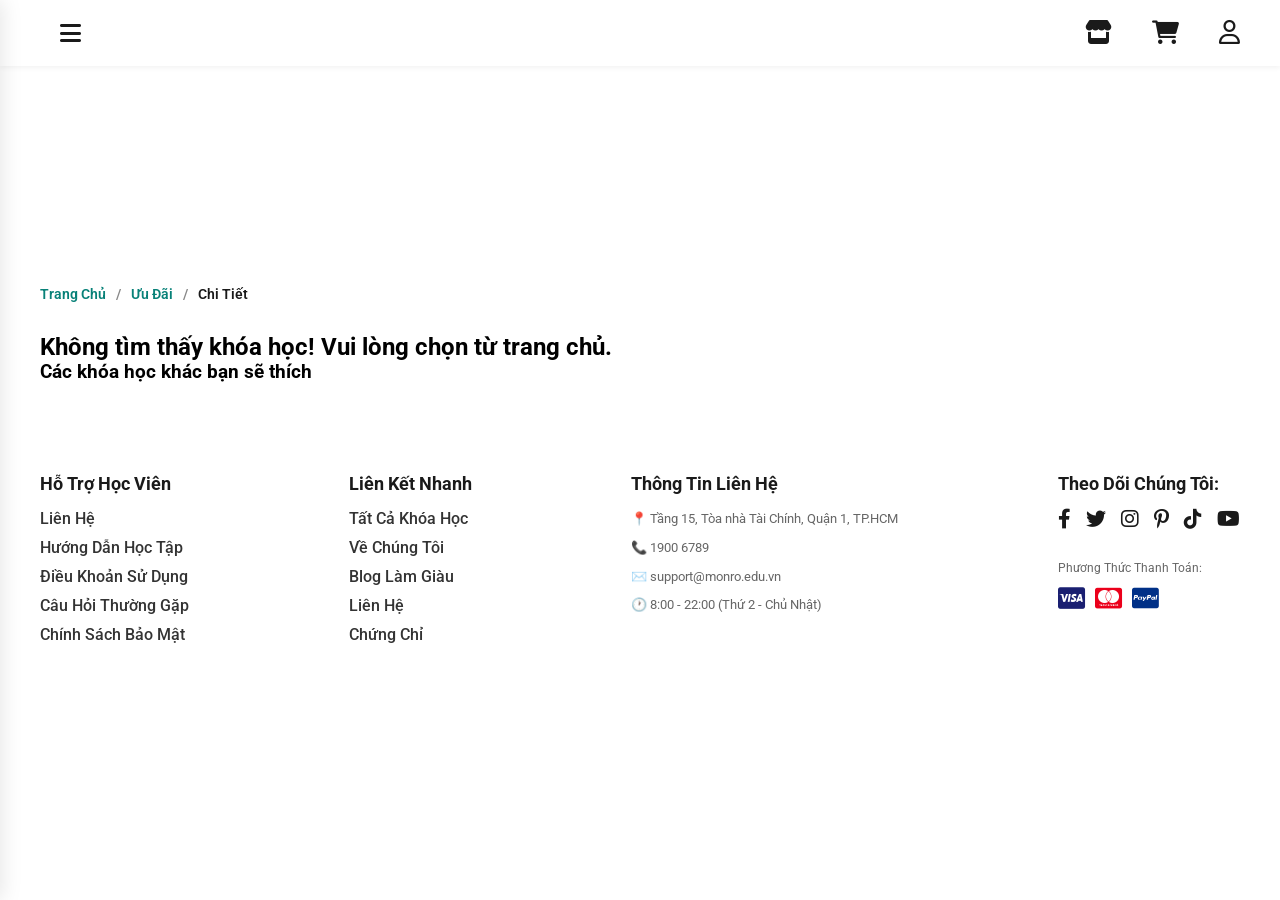
<file: chi-tiet.html>
<!DOCTYPE html>
<html lang="vi">
<head>
    <meta charset="UTF-8">
    <meta name="viewport" content="width=device-width, initial-scale=1.0">
    <title>Chi tiết Khóa học</title>
    <link rel="stylesheet" href="style.css">
    <link rel="stylesheet" href="https://cdnjs.cloudflare.com/ajax/libs/font-awesome/6.0.0/css/all.min.css">
    <link href="https://fonts.googleapis.com/css2?family=Pacifico&family=Spartan:wght@300;400;500;600;700;800;900&family=Montserrat:wght@300;400;500;600;700;800;900&display=swap" rel="stylesheet">
</head>
<body>

    <header id="main-header">
        <div class="header-left">
            <i class="fa-solid fa-bars" id="menu-btn"></i>
        </div>

        <div class="header-right">
            <a href="shop.html" title="Shop"><i class="fa-solid fa-store"></i></a>
            <a href="cart.html" title="Cart">
                <i class="fa-solid fa-cart-shopping"></i>
                <span id="cart-count">0</span>
            </a>
            <a href="account.html"><i class="fa-regular fa-user"></i></a>
        </div>
    </header>

    <!-- Mobile Menu -->
    <div class="menu-overlay" id="menu-overlay"></div>
    <div class="mobile-menu" id="mobile-menu">
        <div class="mobile-menu-header">
            <h3>Monro</h3>
            <button class="close-menu" id="close-menu">
                <i class="fa-solid fa-times"></i>
            </button>
        </div>
        <nav class="mobile-menu-nav">
            <a href="index.html">
                <i class="fa-solid fa-house"></i>
                <span>Trang Chủ</span>
            </a>
            <a href="shop.html">
                <i class="fa-solid fa-graduation-cap"></i>
                <span>Khóa Học</span>
            </a>
            <a href="uu-dai.html">
                <i class="fa-solid fa-tags"></i>
                <span>Ưu Đãi</span>
            </a>
            <a href="cart.html">
                <i class="fa-solid fa-cart-shopping"></i>
                <span>Giỏ Hàng</span>
            </a>
            <div class="menu-divider"></div>
            <a href="account.html">
                <i class="fa-solid fa-user"></i>
                <span>Tài Khoản</span>
            </a>
            <a href="#">
                <i class="fa-solid fa-book-open"></i>
                <span>Khóa Học Của Tôi</span>
            </a>
            <a href="#">
                <i class="fa-solid fa-certificate"></i>
                <span>Chứng Chỉ</span>
            </a>
            <div class="menu-divider"></div>
            <a href="#">
                <i class="fa-solid fa-circle-question"></i>
                <span>Trợ Giúp</span>
            </a>
        </nav>
        <div class="mobile-menu-footer">
            <p>© 2026 Monro. All rights reserved.</p>
            <div class="mobile-menu-social">
                <a href="#"><i class="fab fa-facebook-f"></i></a>
                <a href="#"><i class="fab fa-instagram"></i></a>
                <a href="#"><i class="fab fa-youtube"></i></a>
            </div>
        </div>
    </div>

    <div class="container main-content">
        <nav class="breadcrumb">
            <a href="index.html">Trang Chủ</a> / <a href="uu-dai.html">Ưu Đãi</a> / <span id="product-name-breadcrumb">Chi Tiết</span>
        </nav>

        <div id="course-detail-content">
            </div>

        <div class="related-section">
            <h3>Các khóa học khác bạn sẽ thích</h3>
            <div class="course-grid" id="related-courses"></div>
        </div>
    </div>

    <!-- Footer -->
    <footer class="sketch-footer">
        <div class="col">
            <h4>Hỗ Trợ Học Viên</h4>
            <a href="mailto:support@monro.edu.vn">Liên Hệ</a>
            <a href="#">Hướng Dẫn Học Tập</a>
            <a href="#">Điều Khoản Sử Dụng</a>
            <a href="#">Câu Hỏi Thường Gặp</a>
            <a href="#">Chính Sách Bảo Mật</a>
        </div>
        <div class="col">
            <h4>Liên Kết Nhanh</h4>
            <a href="shop.html">Tất Cả Khóa Học</a>
            <a href="about.html">Về Chúng Tôi</a>
            <a href="blog.html">Blog Làm Giàu</a>
            <a href="contact.html">Liên Hệ</a>
            <a href="#">Chứng Chỉ</a>
        </div>
        <div class="col">
            <h4>Thông Tin Liên Hệ</h4>
            <p>📍 Tầng 15, Tòa nhà Tài Chính, Quận 1, TP.HCM</p>
            <p>📞 1900 6789</p>
            <p>✉️ support@monro.edu.vn</p>
            <p>🕐 8:00 - 22:00 (Thứ 2 - Chủ Nhật)</p>
        </div>
        <div class="col right">
            <h4>Theo Dõi Chúng Tôi:</h4>
            <div class="icons">
                <i class="fab fa-facebook-f"></i>
                <i class="fab fa-twitter"></i>
                <i class="fab fa-instagram"></i>
                <i class="fab fa-pinterest-p"></i>
                <i class="fab fa-tiktok"></i>
                <i class="fab fa-youtube"></i>
            </div>
            <div class="payment-methods">
                <p style="margin-top: 15px; font-size: 12px; color: #666;">Phương Thức Thanh Toán:</p>
                <div style="display: flex; gap: 10px; margin-top: 8px;">
                    <i class="fab fa-cc-visa" style="font-size: 24px; color: #1a1f71;"></i>
                    <i class="fab fa-cc-mastercard" style="font-size: 24px; color: #eb001b;"></i>
                    <i class="fab fa-cc-paypal" style="font-size: 24px; color: #003087;"></i>
                </div>
            </div>
        </div>
    </footer>

    <script src="script.js"></script>
</body>
</html>
</file>
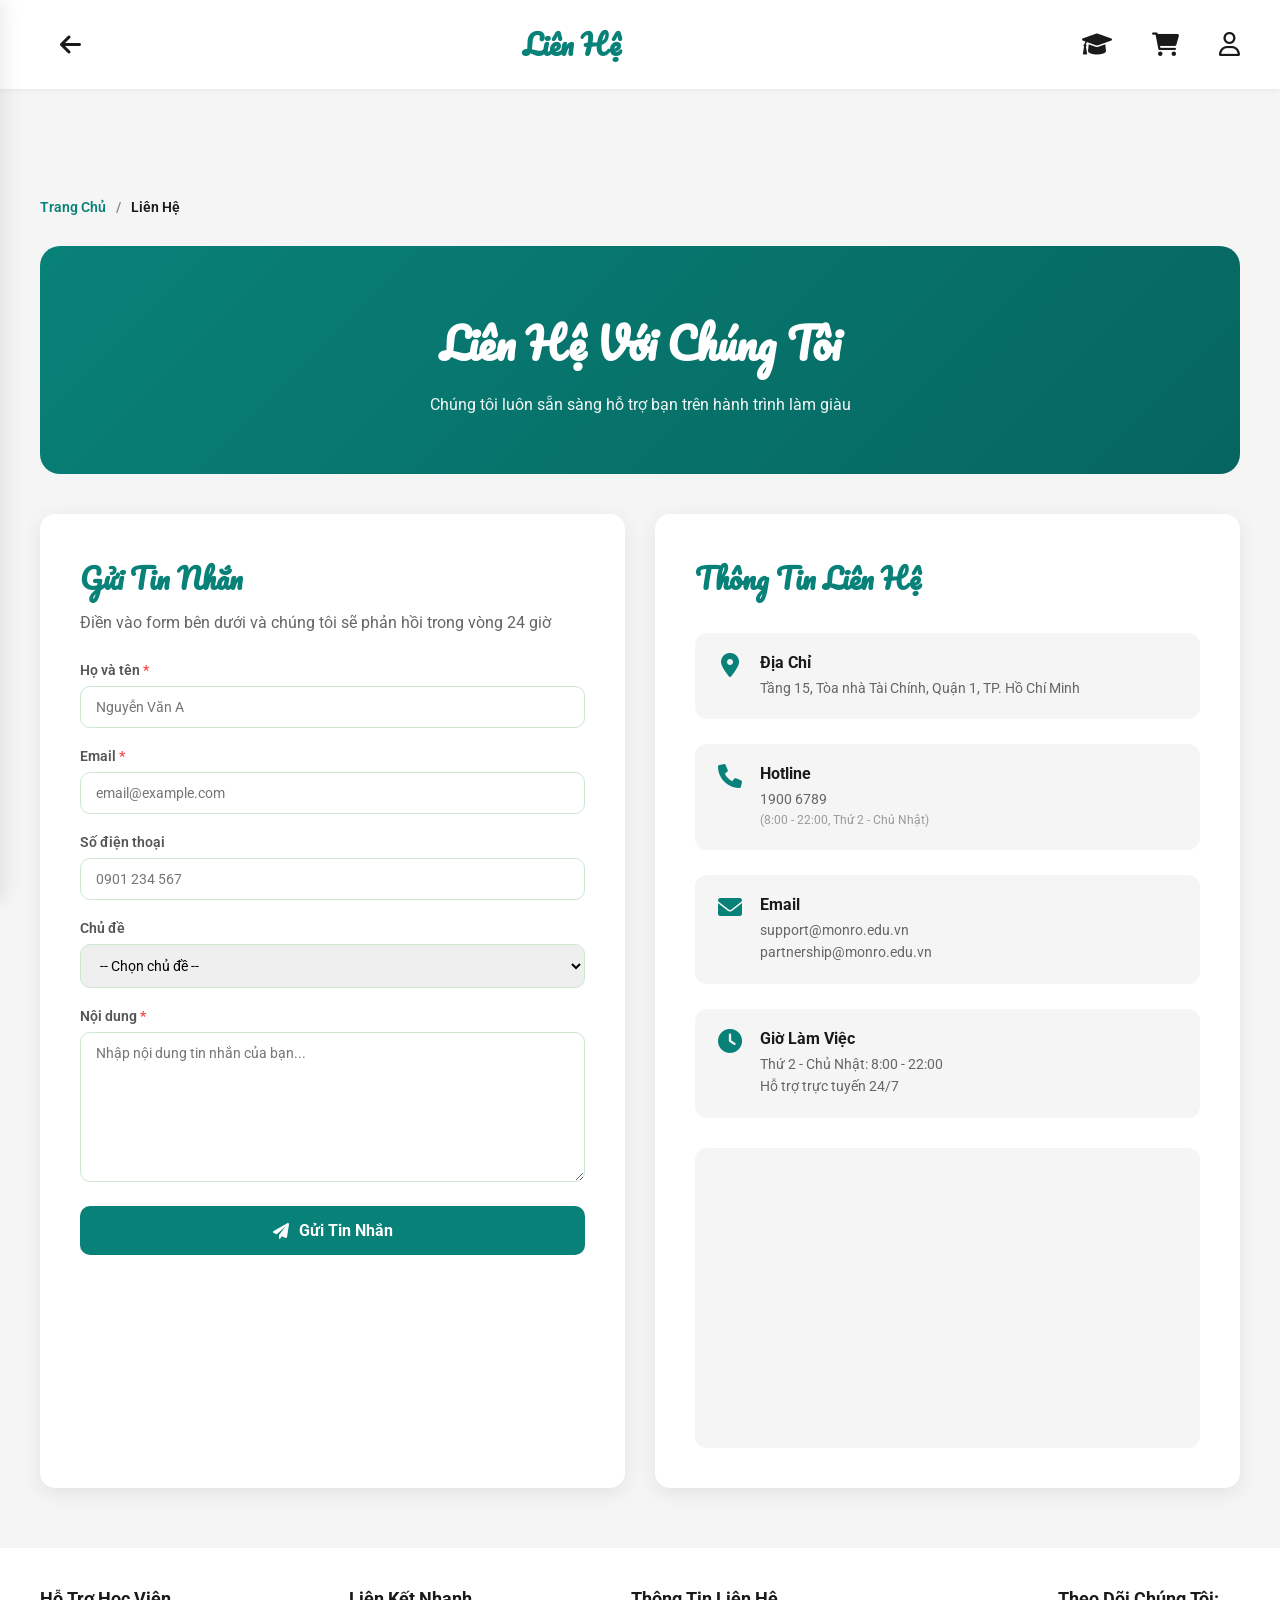
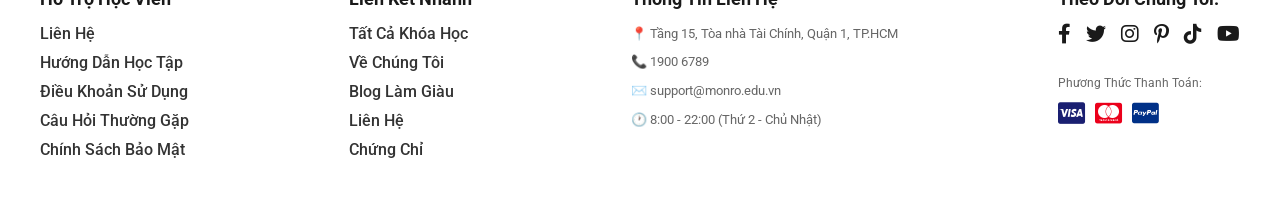
<file: contact.html>
<!DOCTYPE html>
<html lang="vi">
<head>
    <meta charset="UTF-8">
    <meta name="viewport" content="width=device-width, initial-scale=1.0">
    <title>Liên Hệ - Monro Học Viện Làm Giàu</title>
    <link rel="stylesheet" href="style.css">
    <link rel="stylesheet" href="https://cdnjs.cloudflare.com/ajax/libs/font-awesome/6.0.0/css/all.min.css">
    <link href="https://fonts.googleapis.com/css2?family=Pacifico&family=Spartan:wght@400;600;700&display=swap" rel="stylesheet">
</head>
<body>

    <!-- Header -->
    <header id="main-header">
        <div class="header-left">
            <a href="index.html"><i class="fa-solid fa-arrow-left"></i></a>
        </div>
        <div class="header-center">
            <h2>Liên Hệ</h2>
        </div>
        <div class="header-right">
            <a href="shop.html"><i class="fa-solid fa-graduation-cap" title="Khóa Học"></i></a>
            <a href="cart.html" title="Cart">
                <i class="fa-solid fa-cart-shopping"></i>
                <span id="cart-count">0</span>
            </a>
            <a href="account.html"><i class="fa-regular fa-user"></i></a>
        </div>
    </header>

    <!-- Mobile Menu -->
    <div class="menu-overlay" id="menu-overlay"></div>
    <div class="mobile-menu" id="mobile-menu">
        <div class="mobile-menu-header">
            <h3>Monro</h3>
            <button class="close-menu" id="close-menu">
                <i class="fa-solid fa-times"></i>
            </button>
        </div>
        <nav class="mobile-menu-nav">
            <a href="index.html">
                <i class="fa-solid fa-house"></i>
                <span>Trang Chủ</span>
            </a>
            <a href="shop.html">
                <i class="fa-solid fa-graduation-cap"></i>
                <span>Khóa Học</span>
            </a>
            <a href="cart.html">
                <i class="fa-solid fa-cart-shopping"></i>
                <span>Giỏ Hàng</span>
            </a>
            <div class="menu-divider"></div>
            <a href="account.html">
                <i class="fa-solid fa-user"></i>
                <span>Tài Khoản</span>
            </a>
            <a href="#">
                <i class="fa-solid fa-book-open"></i>
                <span>Khóa Học Của Tôi</span>
            </a>
            <a href="#">
                <i class="fa-solid fa-certificate"></i>
                <span>Chứng Chỉ</span>
            </a>
            <div class="menu-divider"></div>
            <a href="#">
                <i class="fa-solid fa-circle-question"></i>
                <span>Trợ Giúp</span>
            </a>
        </nav>
        <div class="mobile-menu-footer">
            <p>© 2026 Monro. All rights reserved.</p>
            <div class="mobile-menu-social">
                <a href="#"><i class="fab fa-facebook-f"></i></a>
                <a href="#"><i class="fab fa-instagram"></i></a>
                <a href="#"><i class="fab fa-youtube"></i></a>
            </div>
        </div>
    </div>

    <!-- Contact Content -->
    <main class="contact-page">
        <nav class="breadcrumb">
            <a href="index.html">Trang Chủ</a> / <span>Liên Hệ</span>
        </nav>

        <!-- Contact Hero -->
        <section class="contact-hero">
            <h1>Liên Hệ Với Chúng Tôi</h1>
            <p>Chúng tôi luôn sẵn sàng hỗ trợ bạn trên hành trình làm giàu</p>
        </section>

        <!-- Contact Container -->
        <div class="contact-container">
            <!-- Contact Form -->
            <section class="contact-form-section">
                <h2>Gửi Tin Nhắn</h2>
                <p>Điền vào form bên dưới và chúng tôi sẽ phản hồi trong vòng 24 giờ</p>
                
                <form class="contact-form" id="contact-form">
                    <div class="form-group">
                        <label>Họ và tên <span style="color: #ff4444;">*</span></label>
                        <input type="text" id="contact-name" placeholder="Nguyễn Văn A" required>
                    </div>
                    
                    <div class="form-group">
                        <label>Email <span style="color: #ff4444;">*</span></label>
                        <input type="email" id="contact-email" placeholder="email@example.com" required>
                    </div>
                    
                    <div class="form-group">
                        <label>Số điện thoại</label>
                        <input type="tel" id="contact-phone" placeholder="0901 234 567">
                    </div>
                    
                    <div class="form-group">
                        <label>Chủ đề</label>
                        <select id="contact-subject" style="width: 100%; padding: 12px 15px; border: 1px solid var(--border-color); border-radius: 10px; font-size: 14px; outline: none;">
                            <option value="">-- Chọn chủ đề --</option>
                            <option value="course">Tư vấn khóa học</option>
                            <option value="support">Hỗ trợ kỹ thuật</option>
                            <option value="payment">Thanh toán</option>
                            <option value="partnership">Hợp tác</option>
                            <option value="other">Khác</option>
                        </select>
                    </div>
                    
                    <div class="form-group">
                        <label>Nội dung <span style="color: #ff4444;">*</span></label>
                        <textarea id="contact-message" placeholder="Nhập nội dung tin nhắn của bạn..." required></textarea>
                    </div>
                    
                    <button type="submit" class="submit-btn">
                        <i class="fa-solid fa-paper-plane"></i>
                        Gửi Tin Nhắn
                    </button>
                </form>
            </section>

            <!-- Contact Info -->
            <section class="contact-info-section">
                <h2>Thông Tin Liên Hệ</h2>
                
                <div class="contact-info-item">
                    <i class="fa-solid fa-location-dot"></i>
                    <div class="contact-info-item-content">
                        <h4>Địa Chỉ</h4>
                        <p>Tầng 15, Tòa nhà Tài Chính, Quận 1, TP. Hồ Chí Minh</p>
                    </div>
                </div>
                
                <div class="contact-info-item">
                    <i class="fa-solid fa-phone"></i>
                    <div class="contact-info-item-content">
                        <h4>Hotline</h4>
                        <p>1900 6789</p>
                        <p style="font-size: 12px; color: #999;">(8:00 - 22:00, Thứ 2 - Chủ Nhật)</p>
                    </div>
                </div>
                
                <div class="contact-info-item">
                    <i class="fa-solid fa-envelope"></i>
                    <div class="contact-info-item-content">
                        <h4>Email</h4>
                        <p>support@monro.edu.vn</p>
                        <p>partnership@monro.edu.vn</p>
                    </div>
                </div>
                
                <div class="contact-info-item">
                    <i class="fa-solid fa-clock"></i>
                    <div class="contact-info-item-content">
                        <h4>Giờ Làm Việc</h4>
                        <p>Thứ 2 - Chủ Nhật: 8:00 - 22:00</p>
                        <p>Hỗ trợ trực tuyến 24/7</p>
                    </div>
                </div>

                <!-- Google Maps Embed -->
                <div class="map-container">
                    <iframe 
                        src="https://www.google.com/maps/embed?pb=!1m18!1m12!1m3!1d3919.5199845466!2d106.701751315327!3d10.771098992308!2m3!1f0!2f0!3f0!3m2!1i1024!2i768!4f13.1!3m3!1m2!1s0x31752f4f5f5e5e5e%3A0x5e5e5e5e5e5e5e5e!2sQu%E1%BA%ADn%201%2C%20TP.%20H%E1%BB%93%20Ch%C3%AD%20Minh!5e0!3m2!1svi!2s!4v1234567890"
                        allowfullscreen=""
                        loading="lazy"
                        referrerpolicy="no-referrer-when-downgrade">
                    </iframe>
                </div>
            </section>
        </div>
    </main>

    <!-- Footer -->
    <footer class="sketch-footer">
        <div class="col">
            <h4>Hỗ Trợ Học Viên</h4>
            <a href="mailto:support@monro.edu.vn">Liên Hệ</a>
            <a href="#">Hướng Dẫn Học Tập</a>
            <a href="#">Điều Khoản Sử Dụng</a>
            <a href="#">Câu Hỏi Thường Gặp</a>
            <a href="#">Chính Sách Bảo Mật</a>
        </div>
        <div class="col">
            <h4>Liên Kết Nhanh</h4>
            <a href="shop.html">Tất Cả Khóa Học</a>
            <a href="about.html">Về Chúng Tôi</a>
            <a href="blog.html">Blog Làm Giàu</a>
            <a href="contact.html">Liên Hệ</a>
            <a href="#">Chứng Chỉ</a>
        </div>
        <div class="col">
            <h4>Thông Tin Liên Hệ</h4>
            <p>📍 Tầng 15, Tòa nhà Tài Chính, Quận 1, TP.HCM</p>
            <p>📞 1900 6789</p>
            <p>✉️ support@monro.edu.vn</p>
            <p>🕐 8:00 - 22:00 (Thứ 2 - Chủ Nhật)</p>
        </div>
        <div class="col right">
            <h4>Theo Dõi Chúng Tôi:</h4>
            <div class="icons">
                <i class="fab fa-facebook-f"></i>
                <i class="fab fa-twitter"></i>
                <i class="fab fa-instagram"></i>
                <i class="fab fa-pinterest-p"></i>
                <i class="fab fa-tiktok"></i>
                <i class="fab fa-youtube"></i>
            </div>
            <div class="payment-methods">
                <p style="margin-top: 15px; font-size: 12px; color: #666;">Phương Thức Thanh Toán:</p>
                <div style="display: flex; gap: 10px; margin-top: 8px;">
                    <i class="fab fa-cc-visa" style="font-size: 24px; color: #1a1f71;"></i>
                    <i class="fab fa-cc-mastercard" style="font-size: 24px; color: #eb001b;"></i>
                    <i class="fab fa-cc-paypal" style="font-size: 24px; color: #003087;"></i>
                </div>
            </div>
        </div>
    </footer>

    <script src="script.js"></script>
</body>
</html>
</file>
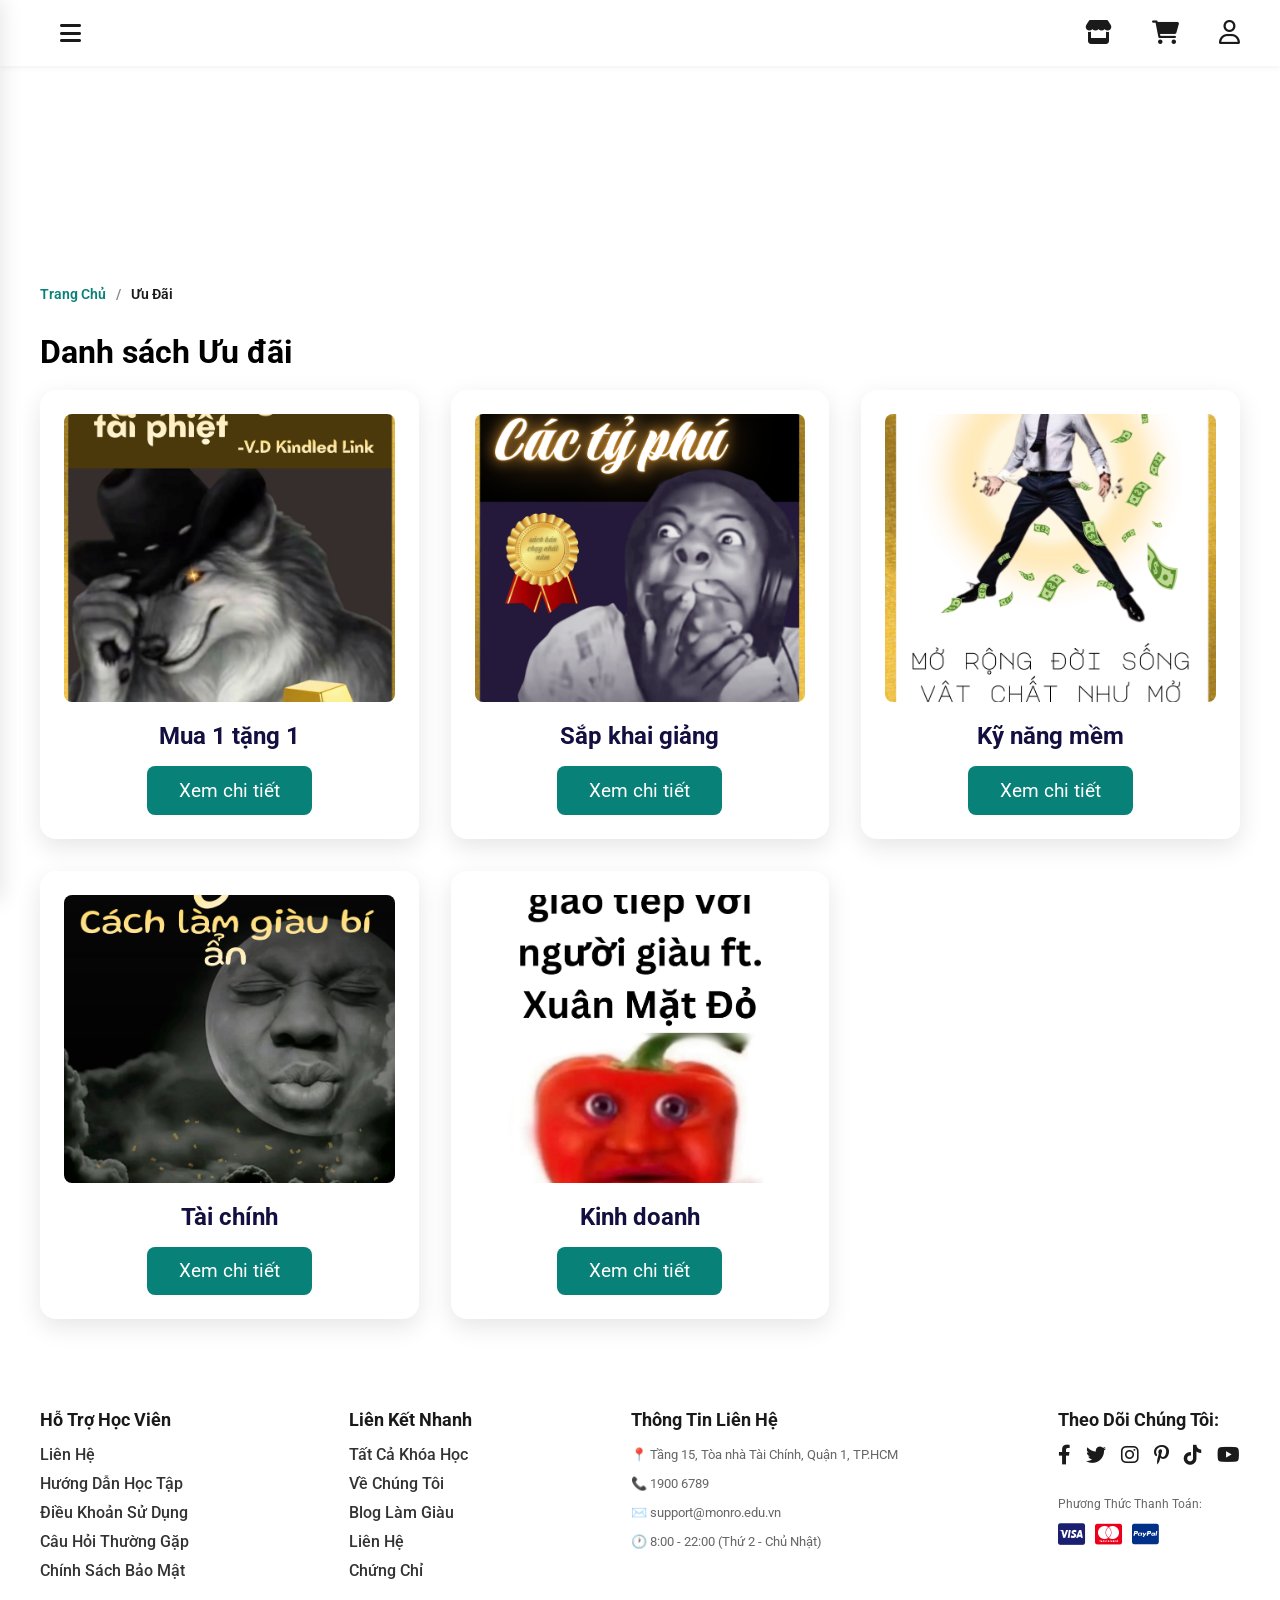
<file: uu-dai.html>
<!DOCTYPE html>
<html lang="vi">
<head>
    <meta charset="UTF-8">
    <meta name="viewport" content="width=device-width, initial-scale=1.0">
    <title>Danh sách Ưu đãi Khóa học</title>
    <link rel="stylesheet" href="style.css">
    <link rel="stylesheet" href="https://cdnjs.cloudflare.com/ajax/libs/font-awesome/6.0.0/css/all.min.css">
    <link href="https://fonts.googleapis.com/css2?family=Pacifico&family=Spartan:wght@300;400;500;600;700;800;900&family=Montserrat:wght@300;400;500;600;700;800;900&display=swap" rel="stylesheet">
</head>
<body>

    <header id="main-header">
        <div class="header-left">
            <i class="fa-solid fa-bars" id="menu-btn"></i>
        </div>

        <div class="header-right">
            <a href="shop.html" title="Shop"><i class="fa-solid fa-store"></i></a>
            <a href="cart.html" title="Cart">
                <i class="fa-solid fa-cart-shopping"></i>
                <span id="cart-count">0</span>
            </a>
            <a href="account.html"><i class="fa-regular fa-user"></i></a>
        </div>
    </header>

    <!-- Mobile Menu -->
    <div class="menu-overlay" id="menu-overlay"></div>
    <div class="mobile-menu" id="mobile-menu">
        <div class="mobile-menu-header">
            <h3>Monro</h3>
            <button class="close-menu" id="close-menu">
                <i class="fa-solid fa-times"></i>
            </button>
        </div>
        <nav class="mobile-menu-nav">
            <a href="index.html">
                <i class="fa-solid fa-house"></i>
                <span>Trang Chủ</span>
            </a>
            <a href="shop.html">
                <i class="fa-solid fa-graduation-cap"></i>
                <span>Khóa Học</span>
            </a>
            <a href="uu-dai.html" class="active">
                <i class="fa-solid fa-tags"></i>
                <span>Ưu Đãi</span>
            </a>
            <a href="cart.html">
                <i class="fa-solid fa-cart-shopping"></i>
                <span>Giỏ Hàng</span>
            </a>
            <div class="menu-divider"></div>
            <a href="account.html">
                <i class="fa-solid fa-user"></i>
                <span>Tài Khoản</span>
            </a>
            <a href="#">
                <i class="fa-solid fa-book-open"></i>
                <span>Khóa Học Của Tôi</span>
            </a>
            <a href="#">
                <i class="fa-solid fa-certificate"></i>
                <span>Chứng Chỉ</span>
            </a>
            <div class="menu-divider"></div>
            <a href="#">
                <i class="fa-solid fa-circle-question"></i>
                <span>Trợ Giúp</span>
            </a>
        </nav>
        <div class="mobile-menu-footer">
            <p>© 2026 Monro. All rights reserved.</p>
            <div class="mobile-menu-social">
                <a href="#"><i class="fab fa-facebook-f"></i></a>
                <a href="#"><i class="fab fa-instagram"></i></a>
                <a href="#"><i class="fab fa-youtube"></i></a>
            </div>
        </div>
    </div>

    <div class="container main-content uu-dai-page">
        <nav class="breadcrumb">
            <a href="index.html">Trang Chủ</a> / <span>Ưu Đãi</span>
        </nav>
        <h1>Danh sách Ưu đãi</h1> <br>
        <div class="course-grid">
            <div class="course-card">
                <img src="src/image-product/5.png" alt="Web Frontend">
                <h3>Mua 1 tặng 1</h3>
                <a href="chi-tiet.html?id=1" class="btn">Xem chi tiết</a>
            </div>
            <div class="course-card">
                <img src="src/image-product/1.png" alt="Board Game">
                <h3>Sắp khai giảng</h3>
                <a href="chi-tiet.html?id=2" class="btn">Xem chi tiết</a>
            </div>
            <div class="course-card">
                <img src="src/image-product/6.png" alt="English">
                <h3>Kỹ năng mềm</h3>
                <a href="chi-tiet.html?id=3" class="btn">Xem chi tiết</a>
            </div>
            <div class="course-card">
                <img src="src/image-product/2.png" alt="Marketing">
                <h3>Tài chính</h3>
                <a href="chi-tiet.html?id=4" class="btn">Xem chi tiết</a>
            </div>
            <div class="course-card">
                <img src="src/image-product/3.png" alt="KTPL">
                <h3>Kinh doanh</h3>
                <a href="chi-tiet.html?id=5" class="btn">Xem chi tiết</a>
            </div>
        </div>
    </div>

    <!-- Footer -->
    <footer class="sketch-footer">
        <div class="col">
            <h4>Hỗ Trợ Học Viên</h4>
            <a href="mailto:support@monro.edu.vn">Liên Hệ</a>
            <a href="#">Hướng Dẫn Học Tập</a>
            <a href="#">Điều Khoản Sử Dụng</a>
            <a href="#">Câu Hỏi Thường Gặp</a>
            <a href="#">Chính Sách Bảo Mật</a>
        </div>
        <div class="col">
            <h4>Liên Kết Nhanh</h4>
            <a href="shop.html">Tất Cả Khóa Học</a>
            <a href="about.html">Về Chúng Tôi</a>
            <a href="blog.html">Blog Làm Giàu</a>
            <a href="contact.html">Liên Hệ</a>
            <a href="#">Chứng Chỉ</a>
        </div>
        <div class="col">
            <h4>Thông Tin Liên Hệ</h4>
            <p>📍 Tầng 15, Tòa nhà Tài Chính, Quận 1, TP.HCM</p>
            <p>📞 1900 6789</p>
            <p>✉️ support@monro.edu.vn</p>
            <p>🕐 8:00 - 22:00 (Thứ 2 - Chủ Nhật)</p>
        </div>
        <div class="col right">
            <h4>Theo Dõi Chúng Tôi:</h4>
            <div class="icons">
                <i class="fab fa-facebook-f"></i>
                <i class="fab fa-twitter"></i>
                <i class="fab fa-instagram"></i>
                <i class="fab fa-pinterest-p"></i>
                <i class="fab fa-tiktok"></i>
                <i class="fab fa-youtube"></i>
            </div>
            <div class="payment-methods">
                <p style="margin-top: 15px; font-size: 12px; color: #666;">Phương Thức Thanh Toán:</p>
                <div style="display: flex; gap: 10px; margin-top: 8px;">
                    <i class="fab fa-cc-visa" style="font-size: 24px; color: #1a1f71;"></i>
                    <i class="fab fa-cc-mastercard" style="font-size: 24px; color: #eb001b;"></i>
                    <i class="fab fa-cc-paypal" style="font-size: 24px; color: #003087;"></i>
                </div>
            </div>
        </div>
    </footer>

    <script src="script.js"></script>
</body>
</html>
</file>
<file: style.css>
@import url('https://fonts.googleapis.com/css2?family=Spartan:wght@100;200;300;400;500;600;700;800;900&display=swap');
@import url('https://fonts.googleapis.com/css2?family=Pacifico&display=swap');
@import url('https://fonts.googleapis.com/css2?family=Montserrat:wght@300;400;500;600;700;800;900&display=swap');
@import url('https://fonts.googleapis.com/css2?family=Roboto:wght@300;400;500;700&display=swap');
@import url('https://fonts.googleapis.com/css2?family=Inter:wght@300;400;500;600;700;800;900&display=swap');

:root {
    --primary: #088178;
    --accent: #f59e0b;
    --text-dark: #1a1a1a;
    --bg-light: #f5f5f5;
    --border-color: #cce7d0;
    --shadow: 20px 20px 30px rgba(0, 0, 0, 0.02);
    --black: #130f40;
    --light-color: #666;
    --box-shadow: 0 .5rem 1.5rem rgba(0,0,0,.1);
    --header-height: 70px;
}

* {
    margin: 0;
    padding: 0;
    box-sizing: border-box;
    font-family: 'Roboto', sans-serif;
    outline: none;
    border: none;
    text-decoration: none;
    transition: all .2s linear;
}

body {
    width: 100%;
    font-family: 'Inter', 'Segoe UI', sans-serif;
    overflow-x: hidden;
}

.section-p1 {
    padding: 40px 80px;
}

/* HEADER */
#main-header {
    display: flex;
    justify-content: space-between;
    align-items: center;
    padding: 20px 40px;
    background: #fff;
    box-shadow: 0 2px 5px rgba(0,0,0,0.05);
    position: sticky;
    top: 0;
    z-index: 100;
    gap: 20px;
}

#main-header i {
    font-size: 24px;
    color: var(--text-dark);
    margin-left: 20px;
    cursor: pointer;
}

.header-left i {
    margin-left: 0;
}

.header-left {
    display: flex;
    align-items: center;
}

/* Shop page header layout */
#main-header .header-center {
    flex: 1;
    display: flex;
    align-items: center;
    justify-content: center;
}

#main-header .header-center h2 {
    font-family: 'Pacifico', cursive;
    font-size: 28px;
    color: var(--primary);
    margin: 0;
}

.header-right {
    display: flex;
    gap: 20px;
    align-items: center;
}

.header-right a {
    color: var(--text-dark);
    font-size: 20px;
    text-decoration: none;
    cursor: pointer;
}

/* BIG LOGO HERO */
#big-hero {
    text-align: center;
    padding: 100px 20px 60px;
    position: relative;
    overflow: hidden;
}

.big-hero-content {
    position: relative;
    display: inline-block;
}

.monro-logo-bg {
    max-width: 500px;
    width: 100%;
    height: auto;
    display: block;
    opacity: 0.15;
    filter: blur(2px);
    transition: 0.3s ease;
}

.big-hero-text {
    position: absolute;
    top: 50%;
    left: 50%;
    transform: translate(-50%, -50%);
    z-index: 10;
}

.sketch-logo {
    font-family: 'Pacifico', cursive;
    font-size: 70px;
    color: var(--text-dark);
    line-height: 1.2;
    transform: rotate(-3deg);
    margin-bottom: 35px;  /* Increased from 15px */
    text-shadow: 2px 2px 4px rgba(255, 255, 255, 0.8);
}

.slogan {
    font-size: 18px;
    letter-spacing: 2px;
    color: #555;
    text-transform: uppercase;
    font-weight: 600;
    text-shadow: 1px 1px 2px rgba(255, 255, 255, 0.8);
}

/* ABOUT INTRO */
#about-intro {
    text-align: center;
    padding: 0 20px 40px;
    max-width: 700px;
    margin: 0 auto;
}

#about-intro h3 {
    font-size: 24px;
    margin-bottom: 15px;
    color: var(--text-dark);
}

#about-intro p {
    font-size: 16px;
    color: #666;
    line-height: 1.6;
}

/* RECOMMENDATIONS */
#recommendations {
    padding: 40px 20px;
    background-color: #fff;
}

.section-title {
    font-family: 'Pacifico', cursive; /* Theo phong cách hình vẽ "Our Books" */
    font-size: 40px;
    text-align: right; /* Theo hình vẽ chữ lệch phải */
    margin-right: 40px;
    margin-bottom: 5px;
}

.section-subtitle {
    text-align: left;
    margin-left: 40px;
    font-weight: 600;
    margin-bottom: 20px;
}

/* Tạo thanh cuộn ngang (Horizontal Scroll) */
.book-container {
    display: flex;
    overflow-x: auto;
    gap: 20px;
    padding: 20px 40px;
    -ms-overflow-style: none;
    scrollbar-width: none;
}

.book-container::-webkit-scrollbar {
    display: none;
}

.book-card {
    min-width: 250px; /* Chiều rộng cố định của mỗi thẻ sách */
    border: 1px solid #e0e0e0;
    border-radius: 15px;
    padding: 10px;
    cursor: pointer;
    transition: 0.3s;
    background: #fff;
}

.book-card:hover {
    box-shadow: 0 10px 20px rgba(0,0,0,0.1);
}

.book-img img {
    width: 100%;
    height: 250px;
    object-fit: cover;
    border-radius: 10px;
    margin-bottom: 10px;
}

.book-info {
    text-align: center;
}

.book-info h5 {
    font-size: 14px;
    margin: 10px 0;
    color: var(--text-dark);
    display: -webkit-box;
    -webkit-line-clamp: 2;
    -webkit-box-orient: vertical;
    overflow: hidden;
}

.book-info .stars {
    color: #ffc107;
    font-size: 12px;
    margin-bottom: 10px;
}

.book-info h4 {
    font-size: 16px;
    color: var(--primary);
    margin-bottom: 10px;
}

.buy-btn {
    padding: 8px 15px;
    background: var(--text-dark);
    color: #fff;
    border: none;
    border-radius: 20px;
    cursor: pointer;
    margin-top: 10px;
    transition: 0.3s ease;
}

.buy-btn:hover {
    background: #333;
}

/* OUR STORY */
#our-story {
    padding: 60px 40px;
    background: var(--bg-light);
}

.story-content {
    display: flex;
    justify-content: space-between;
    align-items: center;
    max-width: 1000px;
    margin: 0 auto;
    flex-wrap: wrap;
}

.story-text {
    flex: 1;
    padding-right: 40px;
    min-width: 300px;
}

.story-text h3 {
    font-family: 'Pacifico', cursive;
    font-size: 32px;
    color: var(--primary);
    margin-bottom: 20px;
}

.story-text p {
    font-size: 16px;
    color: #666;
    line-height: 1.6;
}

.read-more {
    display: inline-block;
    margin-top: 20px;
    color: var(--primary);
    font-weight: 600;
    text-decoration: none;
    transition: 0.3s ease;
}

.read-more:hover {
    color: #06665f;
}

.story-image {
    flex: 1;
    text-align: center;
    min-width: 300px;
}

.story-image img {
    width: 200px; /* Kích thước logo ở phần story */
    height: auto;
    display: block;
    margin: 0 auto;
}

/* NEWSLETTER & FOOTER */
#newsletter-sketch {
    padding: 40px;
    border-top: 2px solid #000;
    margin-top: 40px;
}

.news-box {
    border: 2px solid #000;
    border-radius: 30px 10px 30px 10px;
    padding: 30px;
    display: flex;
    justify-content: space-between;
    align-items: center;
    flex-wrap: wrap;
}

.news-box h4 {
    font-size: 18px;
    color: var(--text-dark);
    line-height: 1.5;
    margin-bottom: 0;
}

.form {
    display: flex;
    gap: 10px;
}

.form input {
    padding: 10px;
    border: 1px solid #000;
    border-radius: 20px;
    outline: none;
}

.form button {
    padding: 10px 20px;
    background: #000;
    color: #fff;
    border-radius: 20px;
    border: none;
    cursor: pointer;
    transition: 0.3s ease;
}

.form button:hover {
    background: #333;
}

.sketch-footer {
    display: flex;
    justify-content: space-between;
    padding: 40px;
}

.sketch-footer .col {
    display: flex;
    flex-direction: column;
}

.sketch-footer .col h4 {
    font-size: 18px;
    margin-bottom: 15px;
    color: var(--text-dark);
}

.sketch-footer a {
    text-decoration: none;
    color: #333;
    margin-bottom: 10px;
    font-weight: 500;
    transition: 0.3s ease;
}

.sketch-footer a:hover {
    color: var(--primary);
}

.sketch-footer .icons {
    display: flex;
    gap: 15px;
}

.sketch-footer .icons i {
    font-size: 20px;
    color: var(--text-dark);
    cursor: pointer;
    transition: 0.3s ease;
}

.sketch-footer .icons i:hover {
    color: var(--primary);
}

/* Footer contact info */
.sketch-footer .col p {
    font-size: 13px;
    color: #666;
    margin-bottom: 8px;
    line-height: 1.6;
}

.sketch-footer .col.right .payment-methods {
    margin-top: 15px;
}

/* FEATURE SECTION */
#feature {
    display: flex;
    align-items: center;
    justify-content: space-between;
    flex-wrap: wrap;
}

#feature .fe-box {
    width: 180px;
    text-align: center;
    padding: 25px 15px;
    box-shadow: 20px 20px 34px rgba(0, 0, 0, 0.03);
    border: 1px solid #cce7d0;
    border-radius: 4px;
    margin: 15px 0;
    transition: 0.3s ease;
}

#feature .fe-box:hover {
    box-shadow: 10px 10px 54px rgba(70, 62, 221, 0.1);
}

#feature .fe-box img {
    width: 100%;
    margin-bottom: 10px;
}

#feature .fe-box h6 {
    display: inline-block;
    padding: 9px 8px 6px 8px;
    line-height: 1;
    border-radius: 4px;
    color: #088178;
    background-color: #fddde4;
}

/* Chỉnh màu riêng cho từng ô feature */
#feature .fe-box:nth-child(2) h6 { background-color: #cdebbc; }
#feature .fe-box:nth-child(3) h6 { background-color: #d1e8f2; }
#feature .fe-box:nth-child(4) h6 { background-color: #cdd4f8; }
#feature .fe-box:nth-child(5) h6 { background-color: #f6dbf6; }
#feature .fe-box:nth-child(6) h6 { background-color: #fff2e5; }

/* PRODUCT SECTION */
#product1 {
    text-align: center;
}

#product1 .section-header {
    margin-bottom: 30px;
}

#product1 h2 {
    font-family: 'Pacifico', cursive;
    font-size: 40px;
    margin-bottom: 10px;
}

#product1 p {
    color: #666;
    margin-bottom: 15px;
}

.view-shop-btn {
    display: inline-block;
    padding: 12px 25px;
    background-color: var(--primary);
    color: #fff;
    text-decoration: none;
    border-radius: 25px;
    font-weight: 600;
    transition: 0.3s ease;
}

.view-shop-btn:hover {
    background-color: #06665f;
    transform: translateY(-2px);
}

#product1 .pro-container {
    display: flex;
    justify-content: space-between;
    padding-top: 20px;
    flex-wrap: wrap;
}

#product1 .pro {
    width: 23%;
    min-width: 250px;
    padding: 10px 12px;
    border: 1px solid #cce7d0;
    border-radius: 25px;
    cursor: pointer;
    box-shadow: 20px 20px 30px rgba(0, 0, 0, 0.02);
    margin: 15px 0;
    transition: 0.2s ease;
    position: relative;
}

#product1 .pro:hover {
    box-shadow: 20px 20px 30px rgba(0, 0, 0, 0.06);
}

#product1 .pro img {
    width: 100%;
    border-radius: 20px;
}

#product1 .pro .des {
    text-align: start;
    padding: 10px 0;
}

#product1 .pro .des span {
    color: #606063;
    font-size: 12px;
}

#product1 .pro .des h5 {
    padding-top: 7px;
    color: #1a1a1a;
    font-size: 16px;
}

#product1 .pro .des i {
    font-size: 12px;
    color: rgb(243, 181, 25);
}

#product1 .pro .des h4 {
    padding-top: 7px;
    font-size: 15px;
    font-weight: 700;
    color: #088178;
}

#product1 .pro .cart {
    width: 40px;
    height: 40px;
    line-height: 40px;
    border-radius: 50px;
    background-color: #e8f6ea;
    font-weight: 500;
    color: #088178;
    border: 1px solid #cce7d0;
    position: absolute;
    bottom: 20px;
    right: 10px;
}

/* === SM BANNER (2 Boxes) === */
#sm-banner {
    display: flex;
    justify-content: space-between;
    flex-wrap: wrap;
    gap: 20px;
}

#sm-banner .banner-box {
    display: flex;
    flex-direction: column;
    justify-content: center;
    align-items: flex-start;
    background-image: linear-gradient(rgba(0,0,0,0.5), rgba(0,0,0,0.5)), url("src/image-product/5.png");
    min-width: 580px;
    height: 350px;
    background-size: cover;
    background-position: center;
    padding: 30px;
    border-radius: 15px;
}

#sm-banner .banner-box2 {
    background-image: linear-gradient(rgba(0,0,0,0.5), rgba(0,0,0,0.5)), url("src/image-product/2.png");
}

#sm-banner h4 {
    color: #fff;
    font-size: 20px;
    font-weight: 300;
    font-family: 'Montserrat', sans-serif;
}

#sm-banner h2 {
    color: #fff;
    font-size: 28px;
    font-weight: 800;
    font-family: 'Montserrat', sans-serif;
}

#sm-banner span {
    color: #fff;
    font-size: 14px;
    font-weight: 500;
    padding-bottom: 15px;
    font-family: 'Montserrat', sans-serif;
}

#sm-banner .white {
    font-size: 13px;
    font-weight: 600;
    padding: 11px 18px;
    color: #fff;
    background-color: transparent;
    cursor: pointer;
    border: 1px solid #fff;
    outline: none;
    transition: 0.2s;
}

#sm-banner .banner-box:hover .white {
    background: var(--primary);
    border: 1px solid var(--primary);
}

/* === BANNER 3 (3 Small Boxes) === */
#banner3 {
    display: flex;
    justify-content: space-between;
    flex-wrap: wrap;
    padding: 0 80px;
    gap: 20px;
}

#banner3 .banner-box {
    display: flex;
    flex-direction: column;
    justify-content: center;
    align-items: flex-start;
    background-image: linear-gradient(rgba(0,0,0,0.3), rgba(0,0,0,0.3)), url("src/image-product/9.png");
    min-width: 30%;
    height: 30vh;
    background-size: cover;
    background-position: center;
    padding: 20px;
    margin-bottom: 20px;
    border-radius: 10px;
}

#banner3 .banner-box2 {
    background-image: linear-gradient(rgba(0,0,0,0.3), rgba(0,0,0,0.3)), url("src/image-product/10.png");
}

#banner3 .banner-box3 {
    background-image: linear-gradient(rgba(0,0,0,0.3), rgba(0,0,0,0.3)), url("src/image-product/11.png");
}

#banner3 h2 {
    color: #fff;
    font-weight: 900;
    font-size: 22px;
    font-family: 'Montserrat', sans-serif;
}

#banner3 h3 {
    color: #ff4444;
    font-weight: 800;
    font-size: 15px;
    font-family: 'Montserrat', sans-serif;
}

#banner3 .banner3-btn {
    color: #ff4444;
    font-weight: 800;
    font-size: 15px;
    font-family: 'Montserrat', sans-serif;
    background: transparent;
    border: none;
    cursor: pointer;
    text-align: left;
    padding: 0;
    transition: 0.3s ease;
}

#banner3 .banner3-btn:hover {
    color: #ff6666;
    text-shadow: 0 0 8px rgba(255, 68, 68, 0.5);
}

/* Responsive for Banners */
@media (max-width: 1000px) {
    #sm-banner .banner-box {
        min-width: 100%;
        height: 300px;
    }
    #banner3 {
        padding: 0 40px;
    }
    #banner3 .banner-box {
        min-width: 100%;
    }
}

/* Responsive cho Mobile */
@media (max-width: 799px) {
    .section-p1 {
        padding: 40px 40px;
    }
    
    #feature {
        justify-content: center;
    }
    
    #feature .fe-box {
        margin: 15px 15px;
    }
    
    #product1 .pro-container {
        justify-content: center;
    }
    
    #product1 .pro {
        margin: 15px;
    }
    
    .sketch-logo { 
        font-size: 50px; 
    }
    
    .story-content { 
        flex-direction: column-reverse; 
    }
    
    .story-text { 
        padding-right: 0; 
        padding-top: 20px; 
    }
    
    .news-box { 
        flex-direction: column; 
        gap: 20px; 
        text-align: center; 
    }
}

/* ===========================================
   === SPRODUCT.HTML SPECIFIC STYLES ===
   =========================================== */

/* === PRODUCT DETAIL PAGE STYLES === */
.breadcrumb {
    margin-bottom: 30px;
    margin-top: 10px;
    font-size: 0.9rem;
    font-weight: 600;
    color: #888;
    display: flex;
    align-items: center;
    gap: 10px;
    flex-wrap: wrap;
}

.breadcrumb a {
    text-decoration: none;
    color: var(--primary);
    transition: 0.3s ease;
}

.breadcrumb a:hover {
    color: var(--text-dark);
}

.breadcrumb span {
    color: var(--text-dark);
}

.product-display {
    display: grid;
    grid-template-columns: 1fr 1fr;
    gap: 40px;
    margin-bottom: 60px;
}

.product-image img {
    width: 100%;
    max-width: 400px;
    height: 500px;
    object-fit: contain;
    background-color: #fff;
    border-radius: 20px;
    border: 1px solid var(--border-color);
}

.product-details h1 {
    font-size: 32px;
    margin-bottom: 15px;
}

.price {
    font-size: 26px;
    color: var(--primary);
    font-weight: 700;
    margin-bottom: 20px;
}

.purchase-actions {
    display: flex;
    align-items: center;
    gap: 10px;
    margin-bottom: 20px;
}

/* Course Features */
.course-features {
    display: grid;
    grid-template-columns: repeat(2, 1fr);
    gap: 15px;
    margin-bottom: 25px;
    padding: 20px;
    background: var(--bg-light);
    border-radius: 15px;
}

.course-features .feature-item {
    display: flex;
    align-items: center;
    gap: 10px;
    font-size: 14px;
    color: var(--text-dark);
}

.course-features .feature-item i {
    color: var(--primary);
    font-size: 18px;
}

/* Course Info Section */
.course-info {
    margin-top: 30px;
    padding: 25px;
    background: var(--bg-light);
    border-radius: 15px;
}

.course-info h4 {
    font-size: 20px;
    color: var(--text-dark);
    margin-bottom: 20px;
}

.course-info ul {
    list-style: none;
    padding: 0;
}

.course-info ul li {
    display: flex;
    align-items: center;
    gap: 12px;
    padding: 10px 0;
    border-bottom: 1px solid #eee;
    font-size: 15px;
    color: #555;
}

.course-info ul li:last-child {
    border-bottom: none;
}

.course-info ul li i {
    color: #22c55e;
    font-size: 16px;
}

.quantity {
    padding: 12px;
    border: 1px solid var(--border-color);
    border-radius: 4px;
    outline: none;
    width: 60px;
}

.add-to-cart {
    padding: 14px 30px;
    background-color: var(--primary);
    color: white;
    border: none;
    border-radius: 4px;
    font-weight: 700;
    cursor: pointer;
    transition: 0.3s ease;
}

.add-to-cart:hover {
    background-color: #06665f;
}

.description h3 {
    font-family: 'Pacifico', cursive;
    font-size: 28px;
    margin-top: 30px;
    margin-bottom: 15px;
}

.description p {
    color: #666;
    line-height: 1.6;
}

/* === RELATED PRODUCTS (Grid Style) === */
.related-products h2 {
    font-family: 'Pacifico', cursive;
    font-size: 36px;
    text-align: center;
    margin-bottom: 30px;
    margin-top: 40px;
}

.product-grid {
    display: flex;
    justify-content: space-between;
    flex-wrap: wrap;
    gap: 20px;
}

.product-card {
    width: 23%;
    min-width: 250px;
    padding: 10px 12px;
    border: 1px solid var(--border-color);
    border-radius: 25px;
    text-align: center;
    background: #fff;
    transition: 0.2s ease;
    box-shadow: var(--shadow);
}

.product-card:hover {
    box-shadow: 20px 20px 30px rgba(0, 0, 0, 0.06);
}

/* Only hide images in related products section of sproduct.html - NOW SHOW IMAGES */
/* .related-products .product-card img {
    display: none;
} */

/* Shop item images should display */
.shop-item .product-img img {
    display: block;
    width: 100%;
    height: 100%;
    object-fit: cover;
}

/* Related products card images */
.related-products .product-card img {
    display: block;
    width: 100%;
    height: 200px;
    object-fit: cover;
    border-radius: 15px;
    margin-bottom: 10px;
}

.product-card p {
    color: var(--primary); /* green for product names */
    font-weight: bold;
    margin-bottom: 5px;
    font-size: 14px;
}

.product-card span {
    color: var(--text-dark); /* dark for prices */
    font-size: 15px;
    font-weight: 700;
}

.product-card a {
    text-decoration: none;
}

/* CONTAINER */
.container {
    padding: 100px 40px 40px;
}

/* sproduct header style */
header {
    display: flex;
    justify-content: space-between;
    align-items: center;
    padding: 20px 40px;
    background: #fff;
    box-shadow: 0 2px 5px rgba(0,0,0,0.05);
    position: sticky;
    top: 0;
    z-index: 100;
}

/* Responsive for sproduct */
@media (max-width: 799px) {
    .product-display {
        grid-template-columns: 1fr;
    }

    .product-card {
        width: 100%;
    }
}

/* SHOP PAGE */
.shop-page {
    min-height: 100vh;
    padding: 100px 40px 60px;
}

.shop-header {
    text-align: center;
    padding: 40px 20px;
    background: var(--bg-light);
    margin-bottom: 30px;
}

.shop-header h1 {
    font-family: 'Pacifico', cursive;
    font-size: 42px;
    color: var(--primary);
    margin-bottom: 10px;
}

.shop-header p {
    font-size: 16px;
    color: #666;
}

/* Products grid layout */
.shop-products {
    padding: 20px 40px;
}

.products-grid {
    display: grid;
    grid-template-columns: repeat(auto-fill, minmax(250px, 1fr));
    gap: 25px;
    max-width: 1400px;
    margin: 0 auto;
}

/* Shop item card */
.shop-item {
    cursor: pointer;
}

.shop-item .product-img {
    width: 100%;
    height: 350px;
    overflow: hidden;
    border-radius: 20px;
    margin-bottom: 15px;
    background: #fff;
}

.shop-item .product-img img {
    width: 100%;
    height: 100%;
    object-fit: cover;
    transition: transform 0.3s ease;
}

.shop-item:hover .product-img img {
    transform: scale(1.05);
}

.shop-item .product-info {
    text-align: center;
    padding: 10px;
}

.shop-item .product-info h5 {
    font-size: 14px;
    color: var(--text-dark);
    margin-bottom: 8px;
    display: -webkit-box;
    -webkit-line-clamp: 2;
    -webkit-box-orient: vertical;
    overflow: hidden;
    min-height: 40px;
}

.shop-item .stars {
    color: #ffc107;
    font-size: 12px;
    margin-bottom: 8px;
}

.shop-item .product-info h4 {
    font-size: 16px;
    color: var(--primary);
    font-weight: 700;
    margin-bottom: 12px;
}

.shop-item .add-cart-btn {
    padding: 10px 20px;
    background-color: var(--text-dark);
    color: #fff;
    border: none;
    border-radius: 20px;
    font-weight: 600;
    cursor: pointer;
    transition: 0.3s ease;
}

.shop-item .add-cart-btn:hover {
    background-color: var(--primary);
}

/* Cart count badge */
.header-right a {
    position: relative;
}

#cart-count {
    position: absolute;
    top: -8px;
    right: -8px;
    background-color: #ff4444;
    color: #fff;
    font-size: 10px;
    font-weight: 700;
    width: 18px;
    height: 18px;
    border-radius: 50%;
    display: none;
    justify-content: center;
    align-items: center;
}

/* CART PAGE */
.cart-page {
    min-height: 100vh;
    padding: 100px 40px 60px;
    background-color: var(--bg-light);
}

.cart-container {
    display: grid;
    grid-template-columns: 1fr 380px;
    gap: 30px;
    max-width: 1200px;
    margin: 0 auto;
}

/* Cart Items Section */
.cart-items-section {
    background: #fff;
    padding: 30px;
    border-radius: 15px;
    box-shadow: var(--shadow);
}

.cart-items-section h2 {
    font-family: 'Pacifico', cursive;
    font-size: 28px;
    color: var(--primary);
    margin-bottom: 25px;
}

/* Cart Item */
.cart-item {
    display: grid;
    grid-template-columns: 100px 1fr auto auto auto;
    gap: 20px;
    align-items: center;
    padding: 20px 0;
    border-bottom: 1px solid #eee;
}

.cart-item:last-child {
    border-bottom: none;
}

.cart-item-image {
    width: 100px;
    height: 140px;
    border-radius: 10px;
    overflow: hidden;
    background: #f9f9f9;
}

.cart-item-image img {
    width: 100%;
    height: 100%;
    object-fit: cover;
}

.cart-item-name {
    font-size: 16px;
    color: var(--text-dark);
    margin-bottom: 8px;
    display: -webkit-box;
    -webkit-line-clamp: 2;
    -webkit-box-orient: vertical;
    overflow: hidden;
}

.cart-item-price {
    font-size: 14px;
    color: #666;
}

.cart-item-quantity {
    display: flex;
    align-items: center;
    gap: 10px;
}

.qty-btn {
    width: 32px;
    height: 32px;
    border: 1px solid var(--border-color);
    background: #fff;
    border-radius: 5px;
    cursor: pointer;
    display: flex;
    align-items: center;
    justify-content: center;
    transition: 0.3s ease;
}

.qty-btn:hover {
    background: var(--primary);
    color: #fff;
    border-color: var(--primary);
}

.cart-item-quantity input {
    width: 50px;
    height: 32px;
    text-align: center;
    border: 1px solid var(--border-color);
    border-radius: 5px;
    font-size: 14px;
}

.cart-item-total p {
    font-size: 18px;
    font-weight: 700;
    color: var(--primary);
    white-space: nowrap;
}

.remove-item {
    width: 40px;
    height: 40px;
    border: none;
    background: #fff0f0;
    color: #ff4444;
    border-radius: 10px;
    cursor: pointer;
    transition: 0.3s ease;
    display: flex;
    align-items: center;
    justify-content: center;
    font-size: 16px;
}

.remove-item:hover {
    background: #ff4444;
    color: #fff;
}

/* Empty Cart */
.empty-cart {
    text-align: center;
    padding: 60px 20px;
    display: none;
}

.empty-cart i {
    font-size: 80px;
    color: #ddd;
    margin-bottom: 20px;
}

.empty-cart p {
    font-size: 18px;
    color: #666;
    margin-bottom: 25px;
}

.continue-shopping {
    display: inline-block;
    padding: 12px 30px;
    background-color: var(--primary);
    color: #fff;
    text-decoration: none;
    border-radius: 25px;
    font-weight: 600;
    transition: 0.3s ease;
}

.continue-shopping:hover {
    background-color: #06665f;
}

/* Cart Summary Section */
.cart-summary-section {
    position: sticky;
    top: 100px;
    height: fit-content;
}

.cart-summary {
    background: #fff;
    padding: 30px;
    border-radius: 15px;
    box-shadow: var(--shadow);
}

.cart-summary h3 {
    font-family: 'Pacifico', cursive;
    font-size: 22px;
    color: var(--primary);
    margin-bottom: 20px;
}

.summary-row {
    display: flex;
    justify-content: space-between;
    margin-bottom: 15px;
    font-size: 16px;
}

.summary-row.total {
    font-size: 20px;
    font-weight: 700;
    color: var(--text-dark);
    margin-top: 20px;
    padding-top: 20px;
    border-top: 2px solid #eee;
}

.summary-row.total span:last-child {
    color: var(--primary);
}

.checkout-btn {
    width: 100%;
    padding: 15px;
    background-color: var(--primary);
    color: #fff;
    border: none;
    border-radius: 10px;
    font-size: 16px;
    font-weight: 700;
    cursor: pointer;
    transition: 0.3s ease;
    margin-top: 20px;
}

.checkout-btn:hover:not(:disabled) {
    background-color: #06665f;
    transform: translateY(-2px);
}

.checkout-btn:disabled {
    background-color: #ccc;
    cursor: not-allowed;
}

.trust-badges {
    margin-top: 25px;
    padding-top: 25px;
    border-top: 1px solid #eee;
}

.trust-badges .badge {
    display: flex;
    align-items: center;
    gap: 12px;
    margin-bottom: 15px;
    font-size: 13px;
    color: #666;
}

.trust-badges .badge i {
    font-size: 20px;
    color: var(--primary);
    width: 24px;
}

.trust-badges .badge:last-child {
    margin-bottom: 0;
}

/* Notification Toast */
.notification {
    position: fixed;
    top: 100px;
    right: 20px;
    background: #fff;
    padding: 15px 25px;
    border-radius: 10px;
    box-shadow: 0 10px 30px rgba(0,0,0,0.15);
    display: flex;
    align-items: center;
    gap: 12px;
    z-index: 10000;
    transform: translateX(400px);
    transition: transform 0.3s ease;
}

.notification.show {
    transform: translateX(0);
}

.notification.success {
    border-left: 4px solid #22c55e;
}

.notification.success i {
    color: #22c55e;
}

.notification.info {
    border-left: 4px solid #3b82f6;
}

.notification.info i {
    color: #3b82f6;
}

.notification i {
    font-size: 20px;
}

.notification span {
    font-size: 14px;
    color: var(--text-dark);
}

/* MOBILE MENU */
.mobile-menu {
    position: fixed;
    top: 0;
    left: -280px;
    width: 280px;
    height: 100vh;
    background: #fff;
    box-shadow: 2px 0 20px rgba(0,0,0,0.1);
    z-index: 10000;
    transition: left 0.3s ease;
    overflow-y: auto;
}

.mobile-menu.active {
    left: 0;
}

.menu-overlay {
    position: fixed;
    top: 0;
    left: 0;
    width: 100%;
    height: 100vh;
    background: rgba(0,0,0,0.5);
    z-index: 9999;
    opacity: 0;
    visibility: hidden;
    transition: 0.3s ease;
}

.menu-overlay.active {
    opacity: 1;
    visibility: visible;
}

.mobile-menu-header {
    display: flex;
    justify-content: space-between;
    align-items: center;
    padding: 20px;
    border-bottom: 1px solid #eee;
}

.mobile-menu-header h3 {
    font-family: 'Pacifico', cursive;
    font-size: 22px;
    color: var(--primary);
}

.close-menu {
    background: none;
    border: none;
    font-size: 24px;
    cursor: pointer;
    color: var(--text-dark);
}

.mobile-menu-nav {
    padding: 20px 0;
}

.mobile-menu-nav a {
    display: flex;
    align-items: center;
    gap: 15px;
    padding: 15px 20px;
    color: var(--text-dark);
    text-decoration: none;
    font-weight: 500;
    transition: 0.3s ease;
    border-left: 3px solid transparent;
}

.mobile-menu-nav a:hover,
.mobile-menu-nav a.active {
    background: var(--bg-light);
    border-left-color: var(--primary);
    color: var(--primary);
}

.mobile-menu-nav a i {
    width: 24px;
    text-align: center;
}

.menu-divider {
    height: 1px;
    background: #eee;
    margin: 15px 20px;
}

.mobile-menu-footer {
    padding: 20px;
    border-top: 1px solid #eee;
}

.mobile-menu-footer p {
    font-size: 13px;
    color: #666;
    margin-bottom: 15px;
}

.mobile-menu-social {
    display: flex;
    gap: 15px;
}

.mobile-menu-social a {
    width: 40px;
    height: 40px;
    display: flex;
    align-items: center;
    justify-content: center;
    background: var(--bg-light);
    border-radius: 50%;
    color: var(--text-dark);
    transition: 0.3s ease;
}

.mobile-menu-social a:hover {
    background: var(--primary);
    color: #fff;
}

/* ACCOUNT PAGE */
.account-page {
    min-height: 100vh;
    padding: 100px 40px 60px;
    background: var(--bg-light);
}

.account-container {
    max-width: 1200px;
    margin: 0 auto;
}

/* Guest View */
.account-guest {
    background: #fff;
    border-radius: 20px;
    padding: 40px;
    box-shadow: var(--shadow);
}

.guest-header {
    text-align: center;
    padding: 40px 0;
    border-bottom: 1px solid #eee;
}

.guest-header i {
    font-size: 80px;
    color: var(--primary);
    margin-bottom: 20px;
}

.guest-header h1 {
    font-family: 'Pacifico', cursive;
    font-size: 32px;
    color: var(--primary);
    margin-bottom: 15px;
}

.guest-header p {
    font-size: 16px;
    color: #666;
}

.auth-options {
    display: grid;
    grid-template-columns: repeat(2, 1fr);
    gap: 30px;
    padding: 40px 0;
}

.auth-card {
    padding: 30px;
    border: 1px solid var(--border-color);
    border-radius: 15px;
    text-align: center;
}

.auth-card h3 {
    font-size: 22px;
    color: var(--text-dark);
    margin-bottom: 10px;
}

.auth-card > p {
    color: #666;
    margin-bottom: 25px;
}

.form-group {
    margin-bottom: 20px;
    text-align: left;
}

.form-group label {
    display: block;
    font-size: 14px;
    color: #555;
    margin-bottom: 8px;
    font-weight: 600;
}

.form-group input {
    width: 100%;
    padding: 12px 15px;
    border: 1px solid var(--border-color);
    border-radius: 10px;
    font-size: 14px;
    outline: none;
    transition: 0.3s ease;
}

.form-group input:focus {
    border-color: var(--primary);
    box-shadow: 0 0 0 3px rgba(8, 129, 120, 0.1);
}

.auth-btn {
    width: 100%;
    padding: 14px;
    border: none;
    border-radius: 10px;
    font-size: 16px;
    font-weight: 700;
    cursor: pointer;
    display: flex;
    align-items: center;
    justify-content: center;
    gap: 10px;
    transition: 0.3s ease;
}

.login-btn {
    background: var(--primary);
    color: #fff;
}

.login-btn:hover {
    background: #06665f;
}

.register-btn {
    background: var(--text-dark);
    color: #fff;
}

.register-btn:hover {
    background: #333;
}

.auth-note {
    margin-top: 20px;
    font-size: 13px;
    color: #999;
}

.guest-btn {
    width: 100%;
    padding: 14px;
    margin-top: 15px;
    border: 2px solid var(--border-color);
    background: #fff;
    color: var(--text-dark);
    border-radius: 10px;
    font-size: 16px;
    font-weight: 600;
    cursor: pointer;
    display: flex;
    align-items: center;
    justify-content: center;
    gap: 10px;
    transition: 0.3s ease;
}

.guest-btn:hover {
    border-color: var(--primary);
    color: var(--primary);
}

/* Benefits Section */
.guest-benefits {
    padding-top: 40px;
    border-top: 1px solid #eee;
}

.guest-benefits h3 {
    text-align: center;
    font-size: 24px;
    color: var(--text-dark);
    margin-bottom: 30px;
}

.benefits-grid {
    display: grid;
    grid-template-columns: repeat(4, 1fr);
    gap: 25px;
}

.benefit-item {
    display: flex;
    align-items: flex-start;
    gap: 15px;
    padding: 20px;
    background: var(--bg-light);
    border-radius: 15px;
}

.benefit-item i {
    font-size: 32px;
    color: var(--primary);
}

.benefit-item h4 {
    font-size: 16px;
    color: var(--text-dark);
    margin-bottom: 5px;
}

.benefit-item p {
    font-size: 13px;
    color: #666;
}

/* Logged In View */
.account-logged {
    display: grid;
    grid-template-columns: 280px 1fr;
    gap: 30px;
}

.account-sidebar {
    background: #fff;
    border-radius: 15px;
    padding: 30px;
    box-shadow: var(--shadow);
    height: fit-content;
    position: sticky;
    top: 100px;
}

.user-profile {
    text-align: center;
    padding-bottom: 25px;
    border-bottom: 1px solid #eee;
    margin-bottom: 25px;
}

.user-avatar {
    width: 100px;
    height: 100px;
    margin: 0 auto 15px;
    background: var(--bg-light);
    border-radius: 50%;
    display: flex;
    align-items: center;
    justify-content: center;
}

.user-avatar i {
    font-size: 60px;
    color: var(--primary);
}

.user-profile h3 {
    font-size: 18px;
    color: var(--text-dark);
    margin-bottom: 5px;
}

.user-profile p {
    font-size: 13px;
    color: #666;
}

.logout-btn {
    margin-top: 15px;
    padding: 10px 20px;
    background: #fff0f0;
    color: #ff4444;
    border: 1px solid #ff4444;
    border-radius: 8px;
    font-size: 14px;
    font-weight: 600;
    cursor: pointer;
    display: inline-flex;
    align-items: center;
    gap: 8px;
    transition: 0.3s ease;
}

.logout-btn:hover {
    background: #ff4444;
    color: #fff;
}

.account-nav a {
    display: flex;
    align-items: center;
    gap: 12px;
    padding: 12px 15px;
    color: var(--text-dark);
    text-decoration: none;
    border-radius: 10px;
    margin-bottom: 5px;
    transition: 0.3s ease;
}

.account-nav a:hover,
.account-nav a.active {
    background: var(--bg-light);
    color: var(--primary);
}

.account-nav a i {
    width: 20px;
    text-align: center;
}

.account-content {
    background: #fff;
    border-radius: 15px;
    padding: 30px;
    box-shadow: var(--shadow);
}

.content-section h2 {
    font-family: 'Pacifico', cursive;
    font-size: 28px;
    color: var(--primary);
    margin-bottom: 25px;
    padding-bottom: 15px;
    border-bottom: 2px solid var(--border-color);
}

.empty-state {
    text-align: center;
    padding: 60px 20px;
}

.empty-state i {
    font-size: 80px;
    color: #ddd;
    margin-bottom: 20px;
}

.empty-state h3 {
    font-size: 20px;
    color: var(--text-dark);
    margin-bottom: 10px;
}

.empty-state p {
    color: #666;
    margin-bottom: 25px;
}

.browse-courses-btn {
    display: inline-flex;
    align-items: center;
    gap: 10px;
    padding: 14px 30px;
    background: var(--primary);
    color: #fff;
    text-decoration: none;
    border-radius: 25px;
    font-weight: 600;
    transition: 0.3s ease;
}

.browse-courses-btn:hover {
    background: #06665f;
}

.settings-form {
    max-width: 500px;
}

.save-btn {
    padding: 12px 30px;
    background: var(--primary);
    color: #fff;
    border: none;
    border-radius: 10px;
    font-weight: 600;
    cursor: pointer;
    display: inline-flex;
    align-items: center;
    gap: 8px;
    transition: 0.3s ease;
}

.save-btn:hover {
    background: #06665f;
}

.help-grid {
    display: grid;
    grid-template-columns: repeat(2, 1fr);
    gap: 20px;
}

.help-item {
    padding: 25px;
    background: var(--bg-light);
    border-radius: 15px;
    text-align: center;
}

.help-item i {
    font-size: 40px;
    color: var(--primary);
    margin-bottom: 15px;
}

.help-item h4 {
    font-size: 18px;
    color: var(--text-dark);
    margin-bottom: 8px;
}

.help-item p {
    color: #666;
    font-size: 14px;
}

/* Responsive for account page */
@media (max-width: 999px) {
    .auth-options {
        grid-template-columns: 1fr;
    }

    .benefits-grid {
        grid-template-columns: repeat(2, 1fr);
    }

    .account-logged {
        grid-template-columns: 1fr;
    }

    .account-sidebar {
        position: static;
    }
}

@media (max-width: 579px) {
    .benefits-grid {
        grid-template-columns: 1fr;
    }

    .help-grid {
        grid-template-columns: 1fr;
    }
}

/* Responsive for shop page */
@media (max-width: 999px) {
    .cart-container {
        grid-template-columns: 1fr;
    }

    .cart-summary-section {
        position: static;
    }

    .cart-item {
        grid-template-columns: 80px 1fr;
    }

    .cart-item-quantity,
    .cart-item-total,
    .remove-item {
        grid-column: 1 / -1;
        justify-self: center;
    }

    .cart-item-total {
        order: -1;
    }
}

@media (max-width: 480px) {
    .cart-page {
        padding: 15px;
    }

    .cart-items-section {
        padding: 20px 15px;
    }

    .cart-item {
        grid-template-columns: 1fr;
        text-align: center;
    }

    .cart-item-image {
        width: 80px;
        height: 110px;
        margin: 0 auto;
    }
}

@media (max-width: 799px) {
    .shop-header {
        padding: 30px 20px;
    }

    .shop-header h1 {
        font-size: 32px;
    }

    .shop-products {
        padding: 20px;
    }

    .products-grid {
        grid-template-columns: repeat(auto-fill, minmax(200px, 1fr));
        gap: 15px;
    }

    .shop-item .product-img {
        height: 280px;
    }
}

@media (max-width: 480px) {
    .products-grid {
        grid-template-columns: repeat(2, 1fr);
        gap: 10px;
    }

    .shop-item .product-img {
        height: 200px;
    }

    .shop-item .product-info h5 {
        font-size: 12px;
        min-height: 35px;
    }

    .shop-item .product-info h4 {
        font-size: 14px;
    }

    .shop-item .add-cart-btn {
        padding: 8px 15px;
        font-size: 12px;
    }
}

/* ===========================================
   === COMPREHENSIVE RESPONSIVE DESIGN ===
   =========================================== */

/* =========================================
   TABLET / iPad (@media max-width: 799px)
   ========================================= */
@media (max-width: 799px) {
    /* Section Padding */
    .section-p1 {
        padding: 40px 40px;
    }

    /* Header - Show hamburger menu */
    #menu-btn {
        display: block;
    }

    #main-header {
        padding: 15px 20px;
    }

    #main-header .header-right {
        gap: 15px;
    }

    #main-header .header-right i {
        font-size: 20px;
        margin-left: 15px;
    }

    /* Big Logo Hero */
    .sketch-logo {
        font-size: 42px;
        margin-bottom: 20px;
    }

    .slogan {
        font-size: 14px;
        letter-spacing: 1px;
    }

    .monro-logo-bg {
        max-width: 350px;
    }

    /* Feature Section */
    #feature {
        justify-content: center;
    }

    #feature .fe-box {
        width: 30%;
        margin: 10px;
        padding: 20px 10px;
    }

    #feature .fe-box img {
        margin-bottom: 8px;
    }

    #feature .fe-box h6 {
        font-size: 12px;
        padding: 6px 6px 4px;
    }

    /* About Intro */
    #about-intro {
        padding: 0 30px 30px;
    }

    #about-intro h3 {
        font-size: 20px;
    }

    #about-intro p {
        font-size: 14px;
    }

    /* Recommendations Section */
    .section-title {
        font-size: 32px;
        margin-right: 20px;
        text-align: center;
    }

    .section-subtitle {
        text-align: center;
        margin-left: 0;
    }

    .book-container {
        padding: 15px 20px;
    }

    .book-card {
        min-width: 220px;
    }

    .book-img img {
        height: 220px;
    }

    /* Our Story */
    #our-story {
        padding: 40px 30px;
    }

    .story-content {
        flex-direction: column-reverse;
        text-align: center;
    }

    .story-text {
        padding-right: 0;
        padding-top: 25px;
    }

    .story-text h3 {
        font-size: 28px;
    }

    .story-image img {
        width: 180px;
    }

    /* Newsletter */
    #newsletter-sketch {
        padding: 30px;
    }

    .news-box {
        padding: 25px;
        flex-direction: column;
        text-align: center;
        gap: 20px;
    }

    .news-box h4 {
        font-size: 16px;
    }

    .form {
        width: 100%;
        justify-content: center;
    }

    .form input {
        flex: 1;
        max-width: 250px;
    }

    /* Footer */
    .sketch-footer {
        padding: 30px;
        flex-wrap: wrap;
    }

    .sketch-footer .col {
        width: 48%;
        margin-bottom: 25px;
    }

    .sketch-footer .col h4 {
        font-size: 16px;
    }

    .sketch-footer .col p {
        font-size: 12px;
    }

    .sketch-footer .icons i {
        font-size: 18px;
    }

    /* Product Section */
    #product1 h2 {
        font-size: 32px;
    }

    #product1 p {
        font-size: 14px;
    }

    #product1 .pro-container {
        justify-content: center;
    }

    #product1 .pro {
        width: 45%;
        margin: 10px;
    }

    /* SM Banner */
    #sm-banner {
        padding: 30px;
    }

    #sm-banner .banner-box {
        min-width: 100%;
        height: 280px;
    }

    #sm-banner h4 {
        font-size: 18px;
    }

    #sm-banner h2 {
        font-size: 24px;
    }

    #sm-banner span {
        font-size: 13px;
    }

    /* Banner 3 */
    #banner3 {
        padding: 0 40px;
    }

    #banner3 .banner-box {
        min-width: 100%;
        height: 25vh;
    }

    #banner3 h2 {
        font-size: 20px;
    }

    #banner3 h3 {
        font-size: 14px;
    }

    /* Product Detail Page */
    .container {
        padding: 80px 30px 30px;
    }

    .breadcrumb {
        font-size: 14px;
    }

    .product-display {
        grid-template-columns: 1fr;
        gap: 30px;
    }

    .product-image img {
        max-width: 100%;
        height: 400px;
    }

    .product-details h1 {
        font-size: 26px;
    }

    .price {
        font-size: 22px;
    }

    .course-features {
        grid-template-columns: 1fr;
        padding: 15px;
    }

    .course-info {
        padding: 20px;
    }

    .course-info h4 {
        font-size: 18px;
    }

    .related-products h2 {
        font-size: 28px;
    }

    .product-grid {
        justify-content: center;
    }

    .product-card {
        width: 45%;
        margin: 10px;
    }

    .related-products .product-card img {
        height: 180px;
    }

    /* Cart Page */
    .cart-page {
        padding: 80px 30px 30px;
    }

    .cart-container {
        grid-template-columns: 1fr;
        gap: 20px;
    }

    .cart-items-section {
        padding: 20px;
    }

    .cart-items-section h2 {
        font-size: 24px;
    }

    .cart-item {
        grid-template-columns: 80px 1fr;
        gap: 15px;
    }

    .cart-item-image {
        width: 80px;
        height: 110px;
    }

    .cart-item-quantity,
    .cart-item-total {
        grid-column: 1 / -1;
        justify-self: center;
    }

    .cart-item-total {
        order: -1;
    }

    .remove-item {
        grid-column: 1 / -1;
        justify-self: center;
    }

    .cart-summary {
        padding: 20px;
    }

    .cart-summary h3 {
        font-size: 20px;
    }

    .summary-row {
        font-size: 14px;
    }

    .summary-row.total {
        font-size: 18px;
    }

    .checkout-btn {
        padding: 12px;
        font-size: 14px;
    }

    .trust-badges .badge {
        font-size: 12px;
    }

    /* Account Page */
    .account-page {
        padding: 80px 30px 30px;
    }

    .account-container {
        padding: 30px;
    }

    .guest-header h1 {
        font-size: 26px;
    }

    .guest-header i {
        font-size: 60px;
    }

    .auth-options {
        grid-template-columns: 1fr;
        gap: 20px;
    }

    .auth-card {
        padding: 20px;
    }

    .benefits-grid {
        grid-template-columns: repeat(2, 1fr);
        gap: 15px;
    }

    .benefit-item {
        padding: 15px;
    }

    .benefit-item i {
        font-size: 24px;
    }

    .benefit-item h4 {
        font-size: 14px;
    }

    .benefit-item p {
        font-size: 12px;
    }

    .account-logged {
        grid-template-columns: 1fr;
    }

    .account-sidebar {
        position: static;
    }

    .help-grid {
        grid-template-columns: repeat(2, 1fr);
    }

    /* Mobile Menu adjustments */
    .mobile-menu {
        width: 260px;
    }
}

/* =========================================
   MOBILE / iPhone (@media max-width: 477px)
   ========================================= */
@media (max-width: 477px) {
    /* Section Padding */
    .section-p1 {
        padding: 20px 15px;
    }

    /* Header */
    #main-header {
        padding: 12px 15px;
        gap: 10px;
    }

    #main-header .header-right i {
        font-size: 18px;
        margin-left: 10px;
    }

    /* Big Logo Hero */
    #big-hero {
        padding: 60px 15px 40px;
    }

    .sketch-logo {
        font-size: 32px;
        margin-bottom: 15px;
    }

    .slogan {
        font-size: 12px;
        letter-spacing: 0.5px;
    }

    .monro-logo-bg {
        max-width: 280px;
    }

    /* Feature Section */
    #feature .fe-box {
        width: 45%;
        margin: 8px;
        padding: 15px 10px;
    }

    #feature .fe-box h6 {
        font-size: 11px;
        padding: 5px 5px 3px;
    }

    /* About Intro */
    #about-intro {
        padding: 0 15px 20px;
    }

    #about-intro h3 {
        font-size: 18px;
    }

    #about-intro p {
        font-size: 13px;
    }

    /* Recommendations */
    .section-title {
        font-size: 26px;
        margin-right: 15px;
    }

    .section-subtitle {
        font-size: 14px;
        margin-left: 0;
    }

    .book-container {
        padding: 10px 15px;
    }

    .book-card {
        min-width: 200px;
        padding: 8px;
    }

    .book-img img {
        height: 200px;
    }

    .book-info h5 {
        font-size: 13px;
    }

    .book-info h4 {
        font-size: 14px;
    }

    .buy-btn {
        padding: 6px 12px;
        font-size: 12px;
    }

    /* Our Story */
    #our-story {
        padding: 30px 20px;
    }

    .story-text h3 {
        font-size: 24px;
    }

    .story-text p {
        font-size: 14px;
    }

    .story-image img {
        width: 150px;
    }

    /* Newsletter */
    #newsletter-sketch {
        padding: 20px 15px;
    }

    .news-box {
        padding: 20px 15px;
        border-radius: 20px 8px 20px 8px;
    }

    .news-box h4 {
        font-size: 14px;
    }

    .form {
        flex-direction: column;
        width: 100%;
    }

    .form input {
        width: 100%;
        max-width: none;
        margin-bottom: 10px;
    }

    .form button {
        width: 100%;
    }

    /* Footer */
    .sketch-footer {
        padding: 20px 15px;
        flex-direction: column;
    }

    .sketch-footer .col {
        width: 100%;
        margin-bottom: 20px;
    }

    .sketch-footer .col:last-child {
        margin-bottom: 0;
    }

    .sketch-footer .col h4 {
        font-size: 15px;
    }

    .sketch-footer a {
        font-size: 13px;
    }

    .sketch-footer .col p {
        font-size: 12px;
    }

    .sketch-footer .icons {
        gap: 12px;
    }

    .sketch-footer .icons i {
        font-size: 16px;
    }

    /* Product Section */
    #product1 {
        padding: 30px 15px;
    }

    #product1 h2 {
        font-size: 26px;
    }

    #product1 p {
        font-size: 13px;
    }

    #product1 .pro {
        width: 100%;
        margin: 10px 0;
    }

    #product1 .pro .des h5 {
        font-size: 14px;
    }

    #product1 .pro .des h4 {
        font-size: 14px;
    }

    #product1 .pro .cart {
        width: 35px;
        height: 35px;
        line-height: 35px;
        bottom: 15px;
        right: 8px;
    }

    /* SM Banner */
    #sm-banner {
        padding: 20px 15px;
    }

    #sm-banner .banner-box {
        min-width: 100%;
        height: 240px;
        padding: 20px;
    }

    #sm-banner h4 {
        font-size: 16px;
    }

    #sm-banner h2 {
        font-size: 20px;
    }

    #sm-banner span {
        font-size: 12px;
    }

    /* Banner 3 */
    #banner3 {
        padding: 0 15px;
    }

    #banner3 .banner-box {
        min-width: 100%;
        height: 20vh;
        padding: 15px;
    }

    #banner3 h2 {
        font-size: 18px;
    }

    #banner3 h3 {
        font-size: 13px;
    }

    /* Product Detail Page */
    .container {
        padding: 70px 15px 20px;
    }

    .breadcrumb {
        font-size: 12px;
        flex-wrap: wrap;
    }

    .product-display {
        gap: 20px;
    }

    .product-image img {
        height: 300px;
    }

    .product-details h1 {
        font-size: 22px;
    }

    .price {
        font-size: 20px;
    }

    .purchase-actions {
        flex-direction: column;
        align-items: stretch;
    }

    .quantity {
        width: 100%;
    }

    .add-to-cart {
        width: 100%;
        padding: 12px 20px;
    }

    .course-features {
        padding: 12px;
    }

    .course-features .feature-item {
        font-size: 13px;
    }

    .course-features .feature-item i {
        font-size: 16px;
    }

    .course-info {
        padding: 15px;
    }

    .course-info h4 {
        font-size: 16px;
    }

    .course-info ul li {
        font-size: 13px;
    }

    .description h3 {
        font-size: 22px;
    }

    .description p {
        font-size: 14px;
    }

    .related-products h2 {
        font-size: 24px;
        margin-top: 30px;
    }

    .product-card {
        width: 100%;
        margin: 10px 0;
    }

    .related-products .product-card img {
        height: 200px;
    }

    .product-card p {
        font-size: 13px;
    }

    .product-card span {
        font-size: 14px;
    }

    /* Cart Page */
    .cart-page {
        padding: 70px 15px 20px;
    }

    .cart-items-section {
        padding: 15px;
    }

    .cart-items-section h2 {
        font-size: 20px;
    }

    .cart-item {
        grid-template-columns: 1fr;
        text-align: center;
        gap: 10px;
        padding: 15px 0;
    }

    .cart-item-image {
        width: 100px;
        height: 140px;
        margin: 0 auto;
    }

    .cart-item-name {
        font-size: 14px;
    }

    .cart-item-price {
        font-size: 13px;
    }

    .cart-item-quantity {
        justify-content: center;
    }

    .cart-item-quantity input {
        width: 45px;
    }

    .qty-btn {
        width: 28px;
        height: 28px;
    }

    .cart-item-total p {
        font-size: 16px;
    }

    .remove-item {
        width: 35px;
        height: 35px;
    }

    .empty-cart i {
        font-size: 60px;
    }

    .empty-cart p {
        font-size: 16px;
    }

    .continue-shopping {
        padding: 10px 20px;
        font-size: 14px;
    }

    .cart-summary {
        padding: 20px 15px;
    }

    .cart-summary h3 {
        font-size: 18px;
    }

    .summary-row {
        font-size: 13px;
        margin-bottom: 10px;
    }

    .summary-row.total {
        font-size: 16px;
        margin-top: 15px;
        padding-top: 15px;
    }

    .checkout-btn {
        padding: 12px;
        font-size: 14px;
    }

    .trust-badges .badge {
        font-size: 11px;
        margin-bottom: 10px;
    }

    .trust-badges .badge i {
        font-size: 18px;
    }

    /* Account Page */
    .account-page {
        padding: 70px 15px 20px;
    }

    .account-container {
        padding: 20px 15px;
    }

    .guest-header {
        padding: 30px 0;
    }

    .guest-header i {
        font-size: 50px;
    }

    .guest-header h1 {
        font-size: 22px;
    }

    .guest-header p {
        font-size: 14px;
    }

    .auth-options {
        padding: 30px 0;
    }

    .auth-card {
        padding: 20px 15px;
    }

    .auth-card h3 {
        font-size: 18px;
    }

    .auth-card > p {
        font-size: 13px;
    }

    .form-group label {
        font-size: 13px;
    }

    .form-group input {
        padding: 10px 12px;
        font-size: 13px;
    }

    .auth-btn {
        padding: 12px;
        font-size: 14px;
    }

    .guest-btn {
        padding: 12px;
        font-size: 14px;
    }

    .guest-benefits {
        padding-top: 30px;
    }

    .guest-benefits h3 {
        font-size: 18px;
        margin-bottom: 20px;
    }

    .benefits-grid {
        grid-template-columns: 1fr;
        gap: 12px;
    }

    .benefit-item {
        padding: 15px;
        gap: 12px;
    }

    .benefit-item i {
        font-size: 28px;
    }

    .benefit-item h4 {
        font-size: 14px;
    }

    .benefit-item p {
        font-size: 12px;
    }

    .account-logged {
        gap: 20px;
    }

    .account-content {
        padding: 20px 15px;
    }

    .content-section h2 {
        font-size: 22px;
    }

    .empty-state {
        padding: 40px 15px;
    }

    .empty-state i {
        font-size: 60px;
    }

    .empty-state h3 {
        font-size: 18px;
    }

    .empty-state p {
        font-size: 13px;
    }

    .browse-courses-btn {
        padding: 12px 20px;
        font-size: 14px;
    }

    .settings-form {
        max-width: 100%;
    }

    .save-btn {
        padding: 10px 20px;
        font-size: 14px;
    }

    .help-grid {
        grid-template-columns: 1fr;
        gap: 15px;
    }

    .help-item {
        padding: 20px;
    }

    .help-item i {
        font-size: 32px;
    }

    .help-item h4 {
        font-size: 16px;
    }

    .help-item p {
        font-size: 13px;
    }

    /* Notification Toast */
    .notification {
        top: 70px;
        right: 15px;
        left: 15px;
        padding: 12px 15px;
    }

    .notification i {
        font-size: 18px;
    }

    .notification span {
        font-size: 13px;
    }

    /* Mobile Menu */
    .mobile-menu {
        width: 100%;
        left: -100%;
    }

    .mobile-menu-header h3 {
        font-size: 20px;
    }

    .mobile-menu-nav a {
        padding: 12px 15px;
        font-size: 14px;
    }

    .mobile-menu-nav a i {
        width: 20px;
    }

    .mobile-menu-footer p {
        font-size: 12px;
    }

    .mobile-menu-social a {
        width: 35px;
        height: 35px;
    }
}

/* =========================================
   SMALL MOBILE (@media max-width: 360px)
   ========================================= */
@media (max-width: 360px) {
    /* Section Padding */
    .section-p1 {
        padding: 15px 10px;
    }

    /* Header */
    #main-header {
        padding: 10px 12px;
    }

    #main-header .header-right i {
        font-size: 16px;
        margin-left: 8px;
    }

    /* Big Logo Hero */
    #big-hero {
        padding: 50px 10px 30px;
    }

    .sketch-logo {
        font-size: 28px;
    }

    .slogan {
        font-size: 11px;
    }

    .monro-logo-bg {
        max-width: 240px;
    }

    /* Feature Section */
    #feature .fe-box {
        width: 100%;
        margin: 5px 0;
    }

    /* Recommendations */
    .section-title {
        font-size: 22px;
    }

    .section-subtitle {
        font-size: 13px;
    }

    .book-container {
        padding: 8px 10px;
    }

    .book-card {
        min-width: 180px;
        padding: 6px;
    }

    .book-img img {
        height: 180px;
    }

    /* Our Story */
    .story-text h3 {
        font-size: 20px;
    }

    .story-text p {
        font-size: 13px;
    }

    .story-image img {
        width: 120px;
    }

    /* Product Section */
    #product1 h2 {
        font-size: 22px;
    }

    #product1 p {
        font-size: 12px;
    }

    /* Cart Page */
    .cart-item-image {
        width: 80px;
        height: 110px;
    }

    /* Account Page */
    .guest-header h1 {
        font-size: 20px;
    }

    .auth-card h3 {
        font-size: 16px;
    }

    .benefit-item h4 {
        font-size: 13px;
    }

    .content-section h2 {
        font-size: 20px;
    }
}

/* =========================================
   LARGE DESKTOP (@media min-width: 1200px)
   ========================================= */
@media (min-width: 1200px) {
    .section-p1 {
        padding: 60px 80px;
    }

    #product1 .pro {
        width: 22%;
    }

    .product-card {
        width: 22%;
    }

    .products-grid {
        grid-template-columns: repeat(auto-fill, minmax(280px, 1fr));
    }

    .cart-container {
        max-width: 1400px;
    }

    .cart-items-section {
        padding: 40px;
    }

    .cart-summary {
        padding: 40px;
    }
}

/* ===========================================
   === ABOUT PAGE STYLES ===
   =========================================== */

.about-page {
    min-height: 100vh;
    padding: 100px 40px 60px;
    background: var(--bg-light);
}

/* About Hero */
.about-hero {
    background: linear-gradient(135deg, var(--primary) 0%, #06665f 100%);
    padding: 80px 40px;
    border-radius: 20px;
    margin-bottom: 40px;
    text-align: center;
    color: #fff;
}

.about-hero-content h1 {
    font-family: 'Pacifico', cursive;
    font-size: 48px;
    margin-bottom: 15px;
}

.hero-slogan {
    font-size: 20px;
    font-style: italic;
    margin-bottom: 20px;
    opacity: 0.9;
}

.hero-description {
    font-size: 16px;
    max-width: 700px;
    margin: 0 auto;
    line-height: 1.8;
    opacity: 0.95;
}

/* About Sections */
.about-section {
    padding: 60px 0;
    background: #fff;
    margin-bottom: 30px;
    border-radius: 20px;
}

.about-section .container {
    max-width: 1200px;
    margin: 0 auto;
    padding: 0 20px;
}

/* Our Story */
.our-story {
    background: #fff;
}

.story-grid {
    display: grid;
    grid-template-columns: 1fr 1.5fr;
    gap: 50px;
    align-items: center;
}

.story-image {
    text-align: center;
}

.story-image img {
    max-width: 300px;
    width: 100%;
    border-radius: 20px;
    box-shadow: 0 10px 30px rgba(0,0,0,0.1);
}

.story-content h2 {
    font-family: 'Pacifico', cursive;
    font-size: 36px;
    color: var(--primary);
    margin-bottom: 25px;
}

.story-content p {
    font-size: 16px;
    color: #666;
    line-height: 1.8;
    margin-bottom: 15px;
}

/* Mission & Vision */
.mission-vision {
    background: var(--bg-light);
}

.mv-grid {
    display: grid;
    grid-template-columns: repeat(3, 1fr);
    gap: 30px;
}

.mv-card {
    background: #fff;
    padding: 40px 30px;
    border-radius: 15px;
    text-align: center;
    box-shadow: 0 5px 20px rgba(0,0,0,0.08);
    transition: transform 0.3s ease;
}

.mv-card:hover {
    transform: translateY(-10px);
}

.mv-icon {
    width: 80px;
    height: 80px;
    margin: 0 auto 20px;
    background: var(--bg-light);
    border-radius: 50%;
    display: flex;
    align-items: center;
    justify-content: center;
}

.mv-icon i {
    font-size: 36px;
    color: var(--primary);
}

.mv-card h3 {
    font-size: 22px;
    color: var(--text-dark);
    margin-bottom: 15px;
}

.mv-card p {
    font-size: 14px;
    color: #666;
    line-height: 1.6;
}

/* Section Title Centered */
.section-title-centered {
    font-family: 'Pacifico', cursive;
    font-size: 40px;
    color: var(--primary);
    text-align: center;
    margin-bottom: 10px;
}

.section-subtitle-centered {
    text-align: center;
    font-size: 16px;
    color: #666;
    margin-bottom: 40px;
}

/* Instructors */
.instructors {
    background: #fff;
}

.instructors-grid {
    display: grid;
    grid-template-columns: repeat(4, 1fr);
    gap: 30px;
}

.instructor-card {
    background: #fff;
    border: 1px solid var(--border-color);
    border-radius: 15px;
    padding: 30px 20px;
    text-align: center;
    transition: 0.3s ease;
    box-shadow: 0 5px 15px rgba(0,0,0,0.05);
}

.instructor-card:hover {
    box-shadow: 0 10px 30px rgba(0,0,0,0.1);
    transform: translateY(-5px);
}

.instructor-img {
    width: 100px;
    height: 100px;
    margin: 0 auto 20px;
    background: var(--bg-light);
    border-radius: 50%;
    display: flex;
    align-items: center;
    justify-content: center;
}

.instructor-img i {
    font-size: 48px;
    color: var(--primary);
}

.instructor-card h4 {
    font-size: 18px;
    color: var(--text-dark);
    margin-bottom: 5px;
}

.instructor-role {
    font-size: 14px;
    color: var(--primary);
    font-weight: 600;
    margin-bottom: 15px;
}

.instructor-bio {
    font-size: 13px;
    color: #666;
    line-height: 1.6;
    margin-bottom: 20px;
}

.instructor-social {
    display: flex;
    justify-content: center;
    gap: 10px;
}

.instructor-social a {
    width: 36px;
    height: 36px;
    display: flex;
    align-items: center;
    justify-content: center;
    background: var(--bg-light);
    border-radius: 50%;
    color: var(--text-dark);
    transition: 0.3s ease;
}

.instructor-social a:hover {
    background: var(--primary);
    color: #fff;
}

/* Stats Section */
.stats {
    background: linear-gradient(135deg, var(--primary) 0%, #06665f 100%);
    color: #fff;
}

.stats-grid {
    display: grid;
    grid-template-columns: repeat(4, 1fr);
    gap: 30px;
}

.stat-card {
    text-align: center;
    padding: 30px 20px;
}

.stat-number {
    font-size: 48px;
    font-weight: 700;
    margin-bottom: 10px;
}

.stat-label {
    font-size: 16px;
    opacity: 0.9;
}

/* CTA Section */
.cta {
    background: var(--bg-light);
}

.cta-content {
    text-align: center;
    padding: 40px 20px;
}

.cta-content h2 {
    font-family: 'Pacifico', cursive;
    font-size: 36px;
    color: var(--primary);
    margin-bottom: 15px;
}

.cta-content p {
    font-size: 16px;
    color: #666;
    margin-bottom: 30px;
}

.cta-btn {
    display: inline-flex;
    align-items: center;
    gap: 10px;
    padding: 15px 35px;
    background: var(--primary);
    color: #fff;
    text-decoration: none;
    border-radius: 30px;
    font-weight: 600;
    font-size: 16px;
    transition: 0.3s ease;
}

.cta-btn:hover {
    background: #06665f;
    transform: translateY(-2px);
}

/* About Page Responsive */
@media (max-width: 799px) {
    .about-page {
        padding: 80px 30px 30px;
    }

    .about-hero {
        padding: 60px 30px;
    }

    .about-hero-content h1 {
        font-size: 36px;
    }

    .hero-slogan {
        font-size: 18px;
    }

    .hero-description {
        font-size: 14px;
    }

    .about-section {
        padding: 40px 0;
    }

    .story-grid {
        grid-template-columns: 1fr;
        gap: 30px;
    }

    .story-image img {
        max-width: 250px;
    }

    .story-content h2 {
        font-size: 28px;
    }

    .mv-grid {
        grid-template-columns: 1fr;
        gap: 20px;
    }

    .mv-card {
        padding: 30px 20px;
    }

    .section-title-centered {
        font-size: 32px;
    }

    .instructors-grid {
        grid-template-columns: repeat(2, 1fr);
        gap: 20px;
    }

    .stats-grid {
        grid-template-columns: repeat(2, 1fr);
        gap: 20px;
    }

    .stat-number {
        font-size: 36px;
    }

    .cta-content h2 {
        font-size: 28px;
    }
}

@media (max-width: 477px) {
    .about-page {
        padding: 70px 15px 20px;
    }

    .about-hero {
        padding: 40px 20px;
        border-radius: 15px;
    }

    .about-hero-content h1 {
        font-size: 28px;
    }

    .hero-slogan {
        font-size: 16px;
    }

    .hero-description {
        font-size: 13px;
    }

    .about-section {
        padding: 30px 0;
        margin-bottom: 20px;
        border-radius: 15px;
    }

    .about-section .container {
        padding: 0 15px;
    }

    .story-content h2 {
        font-size: 24px;
    }

    .story-content p {
        font-size: 14px;
    }

    .story-image img {
        max-width: 200px;
    }

    .mv-icon {
        width: 60px;
        height: 60px;
    }

    .mv-icon i {
        font-size: 28px;
    }

    .mv-card h3 {
        font-size: 18px;
    }

    .mv-card p {
        font-size: 13px;
    }

    .section-title-centered {
        font-size: 26px;
    }

    .section-subtitle-centered {
        font-size: 14px;
    }

    .instructors-grid {
        grid-template-columns: 1fr;
        gap: 15px;
    }

    .instructor-card {
        padding: 25px 15px;
    }

    .instructor-img {
        width: 80px;
        height: 80px;
    }

    .instructor-img i {
        font-size: 36px;
    }

    .instructor-card h4 {
        font-size: 16px;
    }

    .instructor-role {
        font-size: 13px;
    }

    .instructor-bio {
        font-size: 12px;
    }

    .stats-grid {
        grid-template-columns: 1fr 1fr;
        gap: 15px;
    }

    .stat-number {
        font-size: 32px;
    }

    .stat-label {
        font-size: 14px;
    }

    .cta-content h2 {
        font-size: 24px;
    }

    .cta-content p {
        font-size: 14px;
    }

    .cta-btn {
        padding: 12px 25px;
        font-size: 14px;
    }
}

@media (max-width: 360px) {
    .about-hero-content h1 {
        font-size: 24px;
    }

    .story-content h2 {
        font-size: 20px;
    }

    .stat-number {
        font-size: 28px;
    }

    .instructor-img {
        width: 70px;
        height: 70px;
    }
}

/* ===========================================
   === BLOG PAGE STYLES ===
   =========================================== */

.blog-page {
    min-height: 100vh;
    padding: 100px 40px 60px;
    background: var(--bg-light);
}

.blog-hero {
    background: linear-gradient(135deg, var(--primary) 0%, #06665f 100%);
    padding: 60px 40px;
    border-radius: 20px;
    margin-bottom: 40px;
    text-align: center;
    color: #fff;
}

.blog-hero h1 {
    font-family: 'Pacifico', cursive;
    font-size: 42px;
    margin-bottom: 15px;
}

.blog-hero p {
    font-size: 16px;
    opacity: 0.95;
    max-width: 600px;
    margin: 0 auto;
}

.blog-grid {
    display: grid;
    grid-template-columns: repeat(auto-fill, minmax(320px, 1fr));
    gap: 30px;
    max-width: 1400px;
    margin: 0 auto;
}

.blog-card {
    background: #fff;
    border-radius: 15px;
    overflow: hidden;
    box-shadow: 0 5px 20px rgba(0,0,0,0.08);
    transition: 0.3s ease;
}

.blog-card:hover {
    transform: translateY(-5px);
    box-shadow: 0 10px 30px rgba(0,0,0,0.15);
}

.blog-card-img {
    width: 100%;
    height: 200px;
    overflow: hidden;
    background: var(--bg-light);
    display: flex;
    align-items: center;
    justify-content: center;
}

.blog-card-img i {
    font-size: 60px;
    color: var(--primary);
    opacity: 0.5;
}

.blog-card-content {
    padding: 25px;
}

.blog-card-category {
    display: inline-block;
    padding: 5px 12px;
    background: var(--bg-light);
    color: var(--primary);
    border-radius: 20px;
    font-size: 12px;
    font-weight: 600;
    margin-bottom: 12px;
}

.blog-card h3 {
    font-size: 18px;
    color: var(--text-dark);
    margin-bottom: 12px;
    line-height: 1.4;
    display: -webkit-box;
    -webkit-line-clamp: 2;
    -webkit-box-orient: vertical;
    overflow: hidden;
}

.blog-card-excerpt {
    font-size: 14px;
    color: #666;
    line-height: 1.6;
    margin-bottom: 20px;
    display: -webkit-box;
    -webkit-line-clamp: 3;
    -webkit-box-orient: vertical;
    overflow: hidden;
}

.blog-card-footer {
    display: flex;
    justify-content: space-between;
    align-items: center;
    padding-top: 15px;
    border-top: 1px solid #eee;
}

.blog-date {
    font-size: 12px;
    color: #999;
}

.read-more-btn {
    display: inline-flex;
    align-items: center;
    gap: 5px;
    padding: 8px 16px;
    background: var(--primary);
    color: #fff;
    text-decoration: none;
    border-radius: 20px;
    font-size: 13px;
    font-weight: 600;
    transition: 0.3s ease;
}

.read-more-btn:hover {
    background: #06665f;
}

/* Blog Responsive */
@media (max-width: 799px) {
    .blog-page {
        padding: 80px 30px 30px;
    }

    .blog-hero {
        padding: 50px 30px;
    }

    .blog-hero h1 {
        font-size: 32px;
    }

    .blog-hero p {
        font-size: 14px;
    }

    .blog-grid {
        grid-template-columns: repeat(auto-fill, minmax(280px, 1fr));
        gap: 20px;
    }
}

@media (max-width: 477px) {
    .blog-page {
        padding: 70px 15px 20px;
    }

    .blog-hero {
        padding: 40px 20px;
        border-radius: 15px;
    }

    .blog-hero h1 {
        font-size: 26px;
    }

    .blog-hero p {
        font-size: 13px;
    }

    .blog-grid {
        grid-template-columns: 1fr;
        gap: 20px;
    }

    .blog-card-img {
        height: 180px;
    }

    .blog-card-content {
        padding: 20px;
    }

    .blog-card h3 {
        font-size: 16px;
    }

    .blog-card-excerpt {
        font-size: 13px;
    }

    .read-more-btn {
        padding: 6px 12px;
        font-size: 12px;
    }
}

/* ===========================================
   === CONTACT PAGE STYLES ===
   =========================================== */

.contact-page {
    min-height: 100vh;
    padding: 100px 40px 60px;
    background: var(--bg-light);
}

.contact-hero {
    background: linear-gradient(135deg, var(--primary) 0%, #06665f 100%);
    padding: 60px 40px;
    border-radius: 20px;
    margin-bottom: 40px;
    text-align: center;
    color: #fff;
}

.contact-hero h1 {
    font-family: 'Pacifico', cursive;
    font-size: 42px;
    margin-bottom: 15px;
}

.contact-hero p {
    font-size: 16px;
    opacity: 0.95;
}

.contact-container {
    display: grid;
    grid-template-columns: 1fr 1fr;
    gap: 30px;
    max-width: 1200px;
    margin: 0 auto;
}

/* Contact Form */
.contact-form-section {
    background: #fff;
    padding: 40px;
    border-radius: 15px;
    box-shadow: 0 5px 20px rgba(0,0,0,0.08);
}

.contact-form-section h2 {
    font-family: 'Pacifico', cursive;
    font-size: 28px;
    color: var(--primary);
    margin-bottom: 10px;
}

.contact-form-section > p {
    color: #666;
    margin-bottom: 30px;
}

.contact-form .form-group {
    margin-bottom: 20px;
}

.contact-form .form-group label {
    display: block;
    font-size: 14px;
    color: #555;
    margin-bottom: 8px;
    font-weight: 600;
}

.contact-form .form-group input,
.contact-form .form-group textarea {
    width: 100%;
    padding: 12px 15px;
    border: 1px solid var(--border-color);
    border-radius: 10px;
    font-size: 14px;
    outline: none;
    transition: 0.3s ease;
    font-family: inherit;
}

.contact-form .form-group input:focus,
.contact-form .form-group textarea:focus {
    border-color: var(--primary);
    box-shadow: 0 0 0 3px rgba(8, 129, 120, 0.1);
}

.contact-form .form-group textarea {
    min-height: 150px;
    resize: vertical;
}

.contact-form .submit-btn {
    width: 100%;
    padding: 15px;
    background: var(--primary);
    color: #fff;
    border: none;
    border-radius: 10px;
    font-size: 16px;
    font-weight: 700;
    cursor: pointer;
    display: flex;
    align-items: center;
    justify-content: center;
    gap: 10px;
    transition: 0.3s ease;
}

.contact-form .submit-btn:hover {
    background: #06665f;
}

/* Contact Info */
.contact-info-section {
    background: #fff;
    padding: 40px;
    border-radius: 15px;
    box-shadow: 0 5px 20px rgba(0,0,0,0.08);
}

.contact-info-section h2 {
    font-family: 'Pacifico', cursive;
    font-size: 28px;
    color: var(--primary);
    margin-bottom: 30px;
}

.contact-info-item {
    display: flex;
    align-items: flex-start;
    gap: 15px;
    margin-bottom: 25px;
    padding: 20px;
    background: var(--bg-light);
    border-radius: 12px;
}

.contact-info-item i {
    font-size: 24px;
    color: var(--primary);
    width: 30px;
    text-align: center;
}

.contact-info-item-content h4 {
    font-size: 16px;
    color: var(--text-dark);
    margin-bottom: 5px;
}

.contact-info-item-content p {
    font-size: 14px;
    color: #666;
    line-height: 1.6;
}

.map-container {
    margin-top: 30px;
    border-radius: 12px;
    overflow: hidden;
    height: 300px;
    background: var(--bg-light);
}

.map-container iframe {
    width: 100%;
    height: 100%;
    border: none;
}

/* Contact Responsive */
@media (max-width: 799px) {
    .contact-page {
        padding: 80px 30px 30px;
    }

    .contact-hero {
        padding: 50px 30px;
    }

    .contact-hero h1 {
        font-size: 32px;
    }

    .contact-container {
        grid-template-columns: 1fr;
    }

    .contact-form-section,
    .contact-info-section {
        padding: 30px;
    }
}

@media (max-width: 477px) {
    .contact-page {
        padding: 70px 15px 20px;
    }

    .contact-hero {
        padding: 40px 20px;
        border-radius: 15px;
    }

    .contact-hero h1 {
        font-size: 26px;
    }

    .contact-hero p {
        font-size: 13px;
    }

    .contact-form-section,
    .contact-info-section {
        padding: 20px 15px;
    }

    .contact-form-section h2,
    .contact-info-section h2 {
        font-size: 22px;
    }

    .contact-form .form-group label {
        font-size: 13px;
    }

    .contact-form .form-group input,
    .contact-form .form-group textarea {
        padding: 10px 12px;
        font-size: 13px;
    }

    .contact-form .submit-btn {
        padding: 12px;
        font-size: 14px;
    }

    .contact-info-item {
        padding: 15px;
    }

    .contact-info-item i {
        font-size: 20px;
    }

    .contact-info-item-content h4 {
        font-size: 14px;
    }

    .contact-info-item-content p {
        font-size: 13px;
    }

    .map-container {
        height: 250px;
    }
}

/* ===========================================
   === WISHLIST STYLES ===
   =========================================== */

/* Wishlist Heart Icon on Product Cards */
.product-card,
.shop-item,
.pro {
    position: relative;
}

.wishlist-btn {
    position: absolute;
    top: 10px;
    right: 10px;
    width: 40px;
    height: 40px;
    border: none;
    background: #fff;
    border-radius: 50%;
    cursor: pointer;
    display: flex;
    align-items: center;
    justify-content: center;
    box-shadow: 0 2px 10px rgba(0,0,0,0.1);
    transition: 0.3s ease;
    z-index: 10;
}

.wishlist-btn i {
    font-size: 18px;
    color: #999;
    transition: 0.3s ease;
}

.wishlist-btn:hover {
    background: #ff4444;
    transform: scale(1.1);
}

.wishlist-btn:hover i,
.wishlist-btn.active i {
    color: #fff;
}

.wishlist-btn.active {
    background: #ff4444;
}

.wishlist-btn.active i {
    color: #fff;
}

/* Wishlist Tab in Account */
.wishlist-grid {
    display: grid;
    grid-template-columns: repeat(auto-fill, minmax(250px, 1fr));
    gap: 20px;
}

.wishlist-item {
    background: #fff;
    border: 1px solid var(--border-color);
    border-radius: 15px;
    overflow: hidden;
    transition: 0.3s ease;
}

.wishlist-item:hover {
    box-shadow: 0 5px 20px rgba(0,0,0,0.1);
}

.wishlist-item-img {
    width: 100%;
    height: 250px;
    overflow: hidden;
    background: var(--bg-light);
    position: relative;
}

.wishlist-item-img img {
    width: 100%;
    height: 100%;
    object-fit: cover;
    transition: 0.3s ease;
}

.wishlist-item:hover .wishlist-item-img img {
    transform: scale(1.05);
}

.wishlist-item-remove {
    position: absolute;
    top: 10px;
    right: 10px;
    width: 32px;
    height: 32px;
    background: #fff;
    border: none;
    border-radius: 50%;
    cursor: pointer;
    display: flex;
    align-items: center;
    justify-content: center;
    box-shadow: 0 2px 8px rgba(0,0,0,0.15);
    transition: 0.3s ease;
}

.wishlist-item-remove i {
    font-size: 14px;
    color: #ff4444;
}

.wishlist-item-remove:hover {
    background: #ff4444;
}

.wishlist-item-remove:hover i {
    color: #fff;
}

.wishlist-item-info {
    padding: 15px;
    text-align: center;
}

.wishlist-item-info h5 {
    font-size: 14px;
    color: var(--text-dark);
    margin-bottom: 8px;
    display: -webkit-box;
    -webkit-line-clamp: 2;
    -webkit-box-orient: vertical;
    overflow: hidden;
}

.wishlist-item-info .price {
    font-size: 16px;
    color: var(--primary);
    font-weight: 700;
    margin-bottom: 12px;
}

.wishlist-item-actions {
    display: flex;
    gap: 10px;
}

.wishlist-item-actions .add-to-cart-btn,
.wishlist-item-actions .remove-wishlist-btn {
    flex: 1;
    padding: 10px;
    border: none;
    border-radius: 8px;
    font-size: 13px;
    font-weight: 600;
    cursor: pointer;
    transition: 0.3s ease;
}

.add-to-cart-btn {
    background: var(--primary);
    color: #fff;
}

.add-to-cart-btn:hover {
    background: #06665f;
}

.remove-wishlist-btn {
    background: var(--bg-light);
    color: var(--text-dark);
}

.remove-wishlist-btn:hover {
    background: #ff4444;
    color: #fff;
}

/* Wishlist Empty State */
.wishlist-empty {
    text-align: center;
    padding: 60px 20px;
}

.wishlist-empty i {
    font-size: 80px;
    color: #ddd;
    margin-bottom: 20px;
}

.wishlist-empty h3 {
    font-size: 20px;
    color: var(--text-dark);
    margin-bottom: 10px;
}

.wishlist-empty p {
    color: #666;
    margin-bottom: 25px;
}

/* Wishlist Responsive */
@media (max-width: 799px) {
    .wishlist-grid {
        grid-template-columns: repeat(2, 1fr);
        gap: 15px;
    }

    .wishlist-item-img {
        height: 200px;
    }
}

@media (max-width: 477px) {
    .wishlist-grid {
        grid-template-columns: 1fr;
        gap: 15px;
    }

    .wishlist-item-img {
        height: 220px;
    }

    .wishlist-item-actions {
        flex-direction: column;
    }
}

/* =========================================
   === SHOP SEARCH & FILTER STYLES ===
   ========================================= */

.shop-filters {
    background: #fff;
    padding: 25px;
    border-radius: 15px;
    margin-bottom: 30px;
    box-shadow: 0 5px 20px rgba(0,0,0,0.08);
}

.shop-filters-row {
    display: flex;
    gap: 15px;
    flex-wrap: wrap;
}

.search-box {
    flex: 1;
    min-width: 250px;
    position: relative;
}

.search-box input {
    width: 100%;
    padding: 12px 45px 12px 15px;
    border: 1px solid var(--border-color);
    border-radius: 10px;
    font-size: 14px;
    outline: none;
    transition: 0.3s ease;
}

.search-box input:focus {
    border-color: var(--primary);
    box-shadow: 0 0 0 3px rgba(8, 129, 120, 0.1);
}

.search-box i {
    position: absolute;
    right: 15px;
    top: 50%;
    transform: translateY(-50%);
    color: #999;
    font-size: 16px;
}

.filter-box {
    min-width: 200px;
}

.filter-box select {
    width: 100%;
    padding: 12px 15px;
    border: 1px solid var(--border-color);
    border-radius: 10px;
    font-size: 14px;
    background: #fff;
    cursor: pointer;
    outline: none;
    transition: 0.3s ease;
}

.filter-box select:focus {
    border-color: var(--primary);
}

.filter-results {
    margin-top: 15px;
    font-size: 14px;
    color: #666;
}

.filter-results strong {
    color: var(--primary);
}

/* Shop Filters Responsive */
@media (max-width: 799px) {
    .shop-filters {
        padding: 20px;
    }

    .shop-filters-row {
        flex-direction: column;
    }

    .search-box,
    .filter-box {
        min-width: 100%;
    }
}

@media (max-width: 477px) {
    .shop-filters {
        padding: 15px;
    }

    .search-box input,
    .filter-box select {
        padding: 10px 12px;
        font-size: 13px;
    }

    .filter-results {
        font-size: 13px;
    }
}

/* ============================================================
   === MERGED STYLES FROM style1.css (Adapted) ===
   ============================================================ */

/* --- Alternate Header Styles (.main-header for other pages) --- */
.main-header {
    background: #fff;
    box-shadow: 0 2px 10px rgba(0,0,0,0.05);
    position: fixed;
    top: 0; left: 0; right: 0;
    height: var(--header-height);
    z-index: 1000;
    display: flex;
    align-items: center;
}

.header-container {
    display: flex;
    justify-content: space-between;
    align-items: center;
    width: 100%;
    max-width: 1200px;
    margin: 0 auto;
    padding: 0 5%;
}

.logo {
    font-size: 1.8rem;
    font-weight: 800;
    color: var(--primary);
}

.user-nav {
    display: flex;
    gap: 30px;
    margin-left: auto;
}

.user-nav a {
    color: #000;
    font-size: 1.4rem;
}

.user-nav a:hover {
    color: var(--primary);
    transform: scale(1.1);
}

/* --- Main Content Spacing --- */
.main-content {
    margin-top: calc(var(--header-height) + 40px);
    padding-bottom: 50px;
}

.heading {
    text-align: center;
    font-size: 2.5rem;
    color: var(--black);
    margin-bottom: 3rem;
}

/* --- Course Grid Layout --- */
.course-grid {
    display: grid;
    grid-template-columns: repeat(auto-fit, minmax(280px, 1fr));
    gap: 2rem;
}

.course-card {
    background: #fff;
    border-radius: 1rem;
    padding: 1.5rem;
    text-align: center;
    box-shadow: var(--box-shadow);
}

.course-card:hover {
    transform: translateY(-1rem);
}

.course-card img {
    width: 100%;
    height: 18rem;
    object-fit: cover;
    border-radius: .5rem;
}

.course-card h3 {
    font-size: 1.5rem;
    color: var(--black);
    padding: 1rem 0;
}

/* --- Button Styles --- */
.btn {
    display: inline-block;
    background: var(--primary);
    color: #fff;
    padding: .8rem 2rem;
    border-radius: .5rem;
    font-size: 1.2rem;
    cursor: pointer;
    border: none;
    transition: 0.3s ease;
}

.btn:hover {
    background: var(--black);
}

.btn-more {
    background: var(--primary);
    color: #fff;
    padding: 12px 30px;
    border-radius: 50px;
    font-weight: 600;
    display: inline-block;
    transition: 0.3s;
    border: none;
    cursor: pointer;
}

.btn-more:hover {
    background: var(--black);
    transform: translateX(5px);
}

/* --- Detail Layout (chi-tiet.html) --- */
.detail-layout,
.detail-wrapper {
    display: flex;
    align-items: flex-start;
    gap: 40px;
    background: #fff;
    padding: 40px;
    border-radius: 20px;
    box-shadow: 0 10px 30px rgba(0,0,0,0.08);
}

.detail-layout .detail-image,
.detail-image {
    flex: 0 0 40%;
}

.detail-layout .detail-image img,
.detail-image img {
    width: 100%;
    max-height: 22rem;
    object-fit: contain;
    border-radius: 1rem;
    box-shadow: var(--box-shadow);
}

.detail-layout .detail-info,
.detail-info {
    flex: 1;
}

.detail-layout .detail-info h2,
.detail-info h2 {
    font-size: 2rem;
    color: var(--black);
    margin-bottom: 15px;
}

.detail-layout .detail-info p,
.detail-info p {
    font-size: 1.1rem;
    color: var(--light-color);
    line-height: 1.8;
    margin-bottom: 20px;
}

.detail-layout .detail-info .price,
.detail-info .price {
    font-size: 1.8rem;
    color: #e11d48;
    display: block;
    margin-bottom: 25px;
}

/* --- Container (Centered Layout Alternative) --- */
.container.centered {
    max-width: 1200px;
    margin: 0 auto;
    padding: 0 2rem;
}

/* --- Mobile Responsive for Detail Layout --- */
@media (max-width: 768px) {
    .detail-wrapper {
        flex-direction: column;
        padding: 20px;
    }

    .detail-layout {
        flex-direction: column;
        padding: 20px;
    }

    .detail-layout .detail-image {
        flex: 0 0 100%;
    }

    .detail-layout .detail-image img {
        max-height: 18rem;
    }
}

/* Ưu đãi page subtitle - smaller, not bold */
.uu-dai-page .course-card .price {
    font-size: 14px;
    font-weight: 500;
}
</file>
